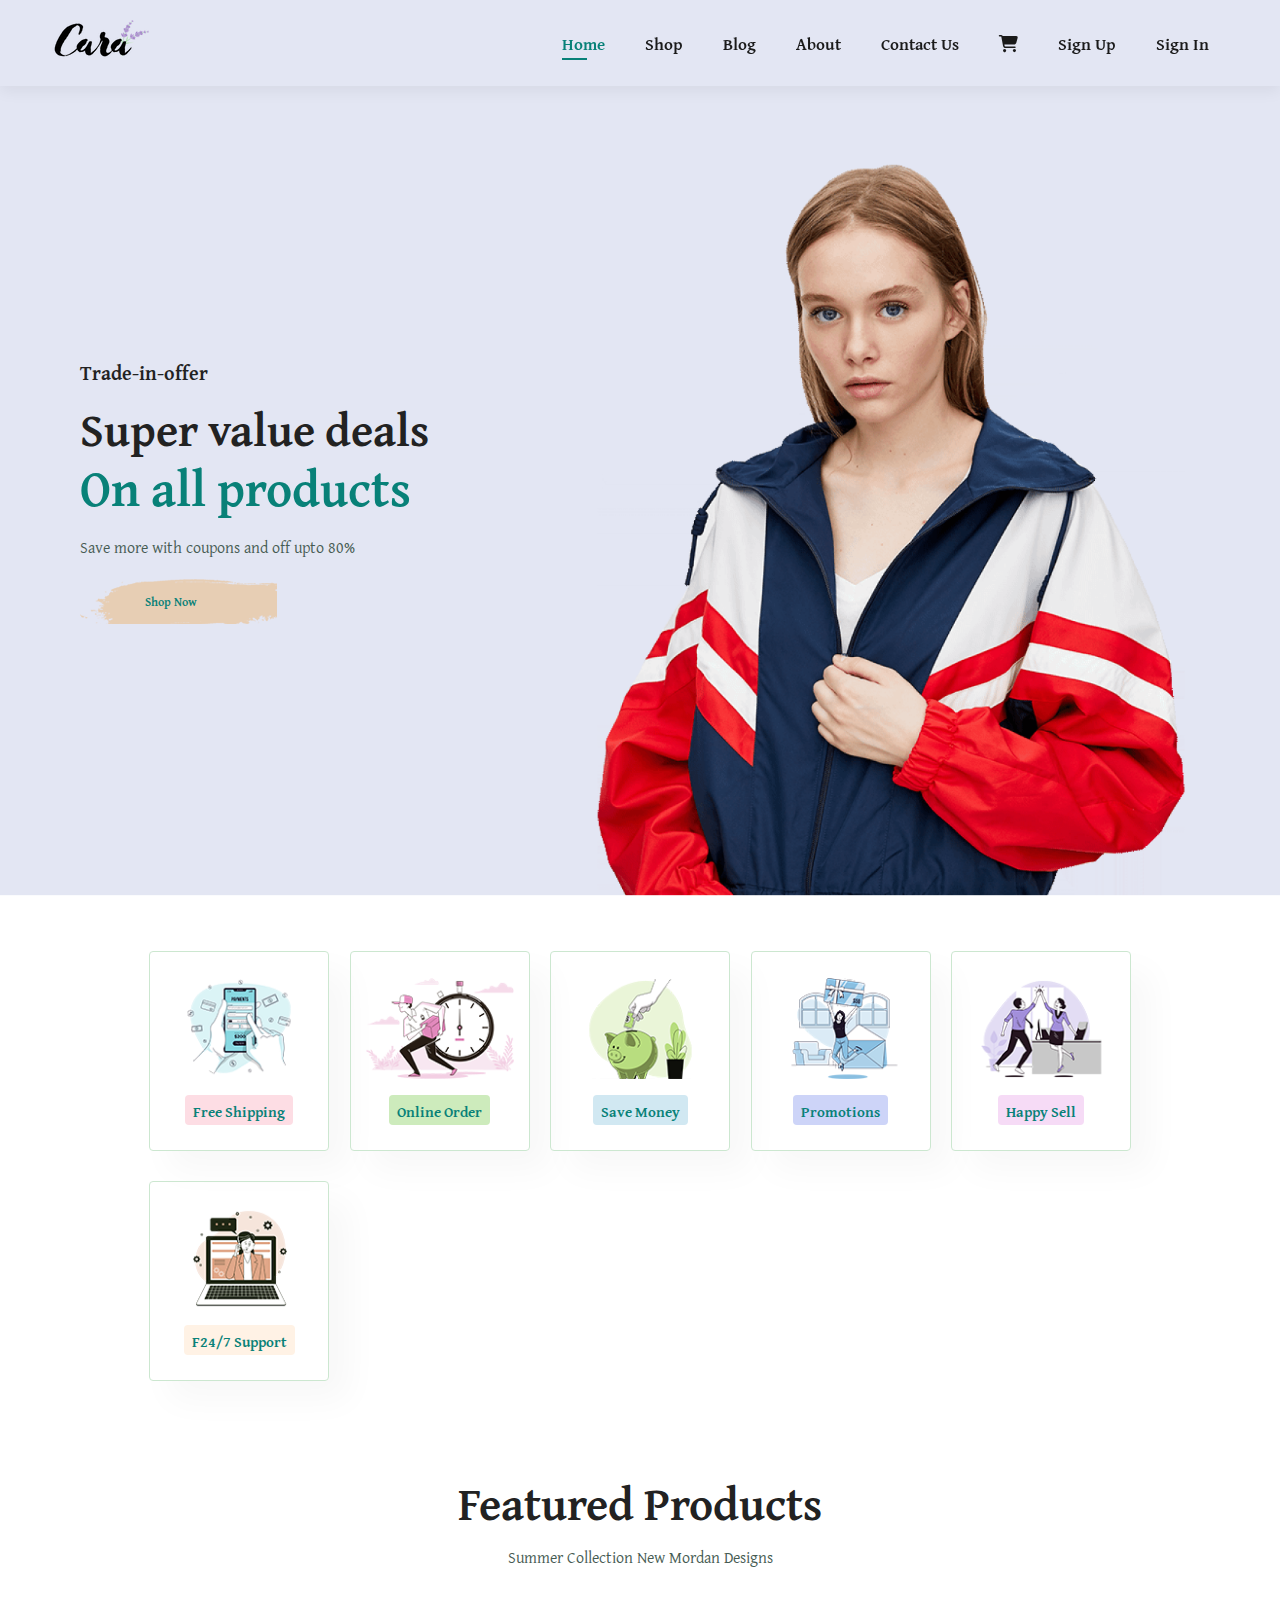
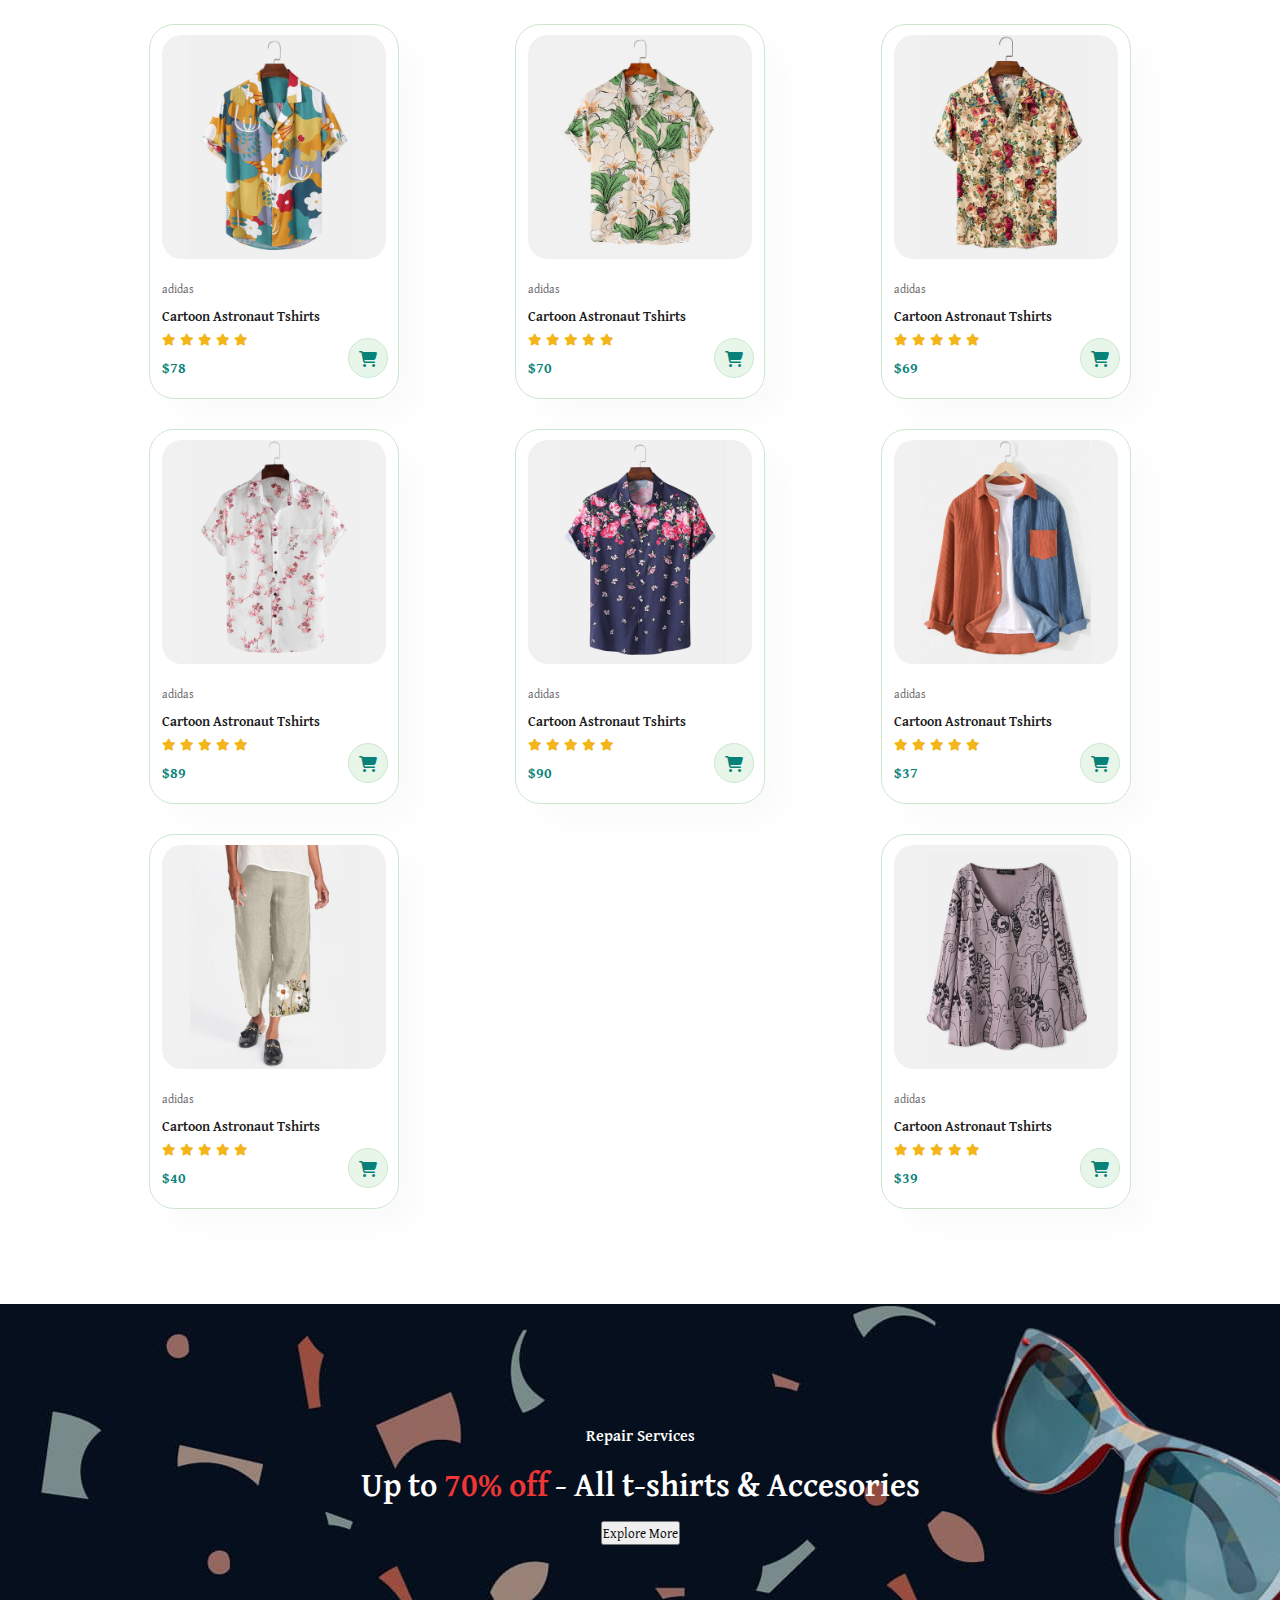
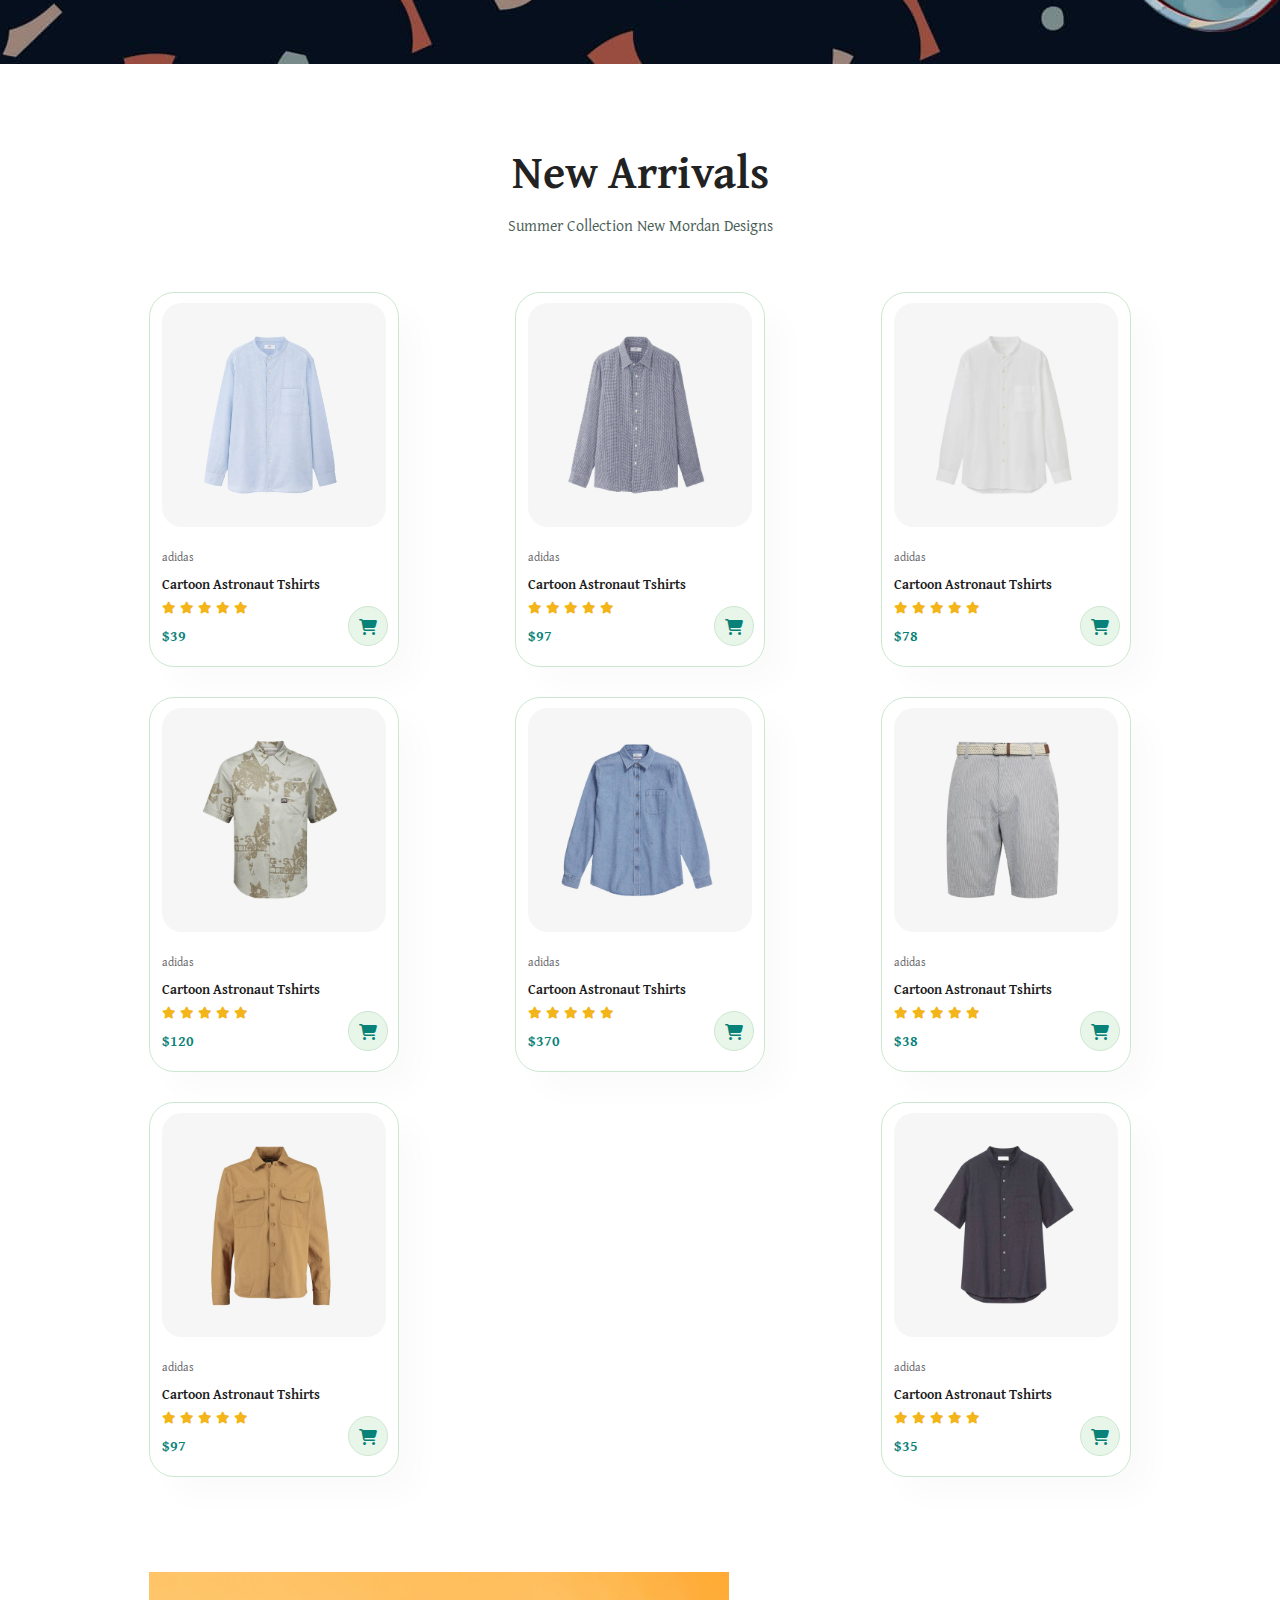
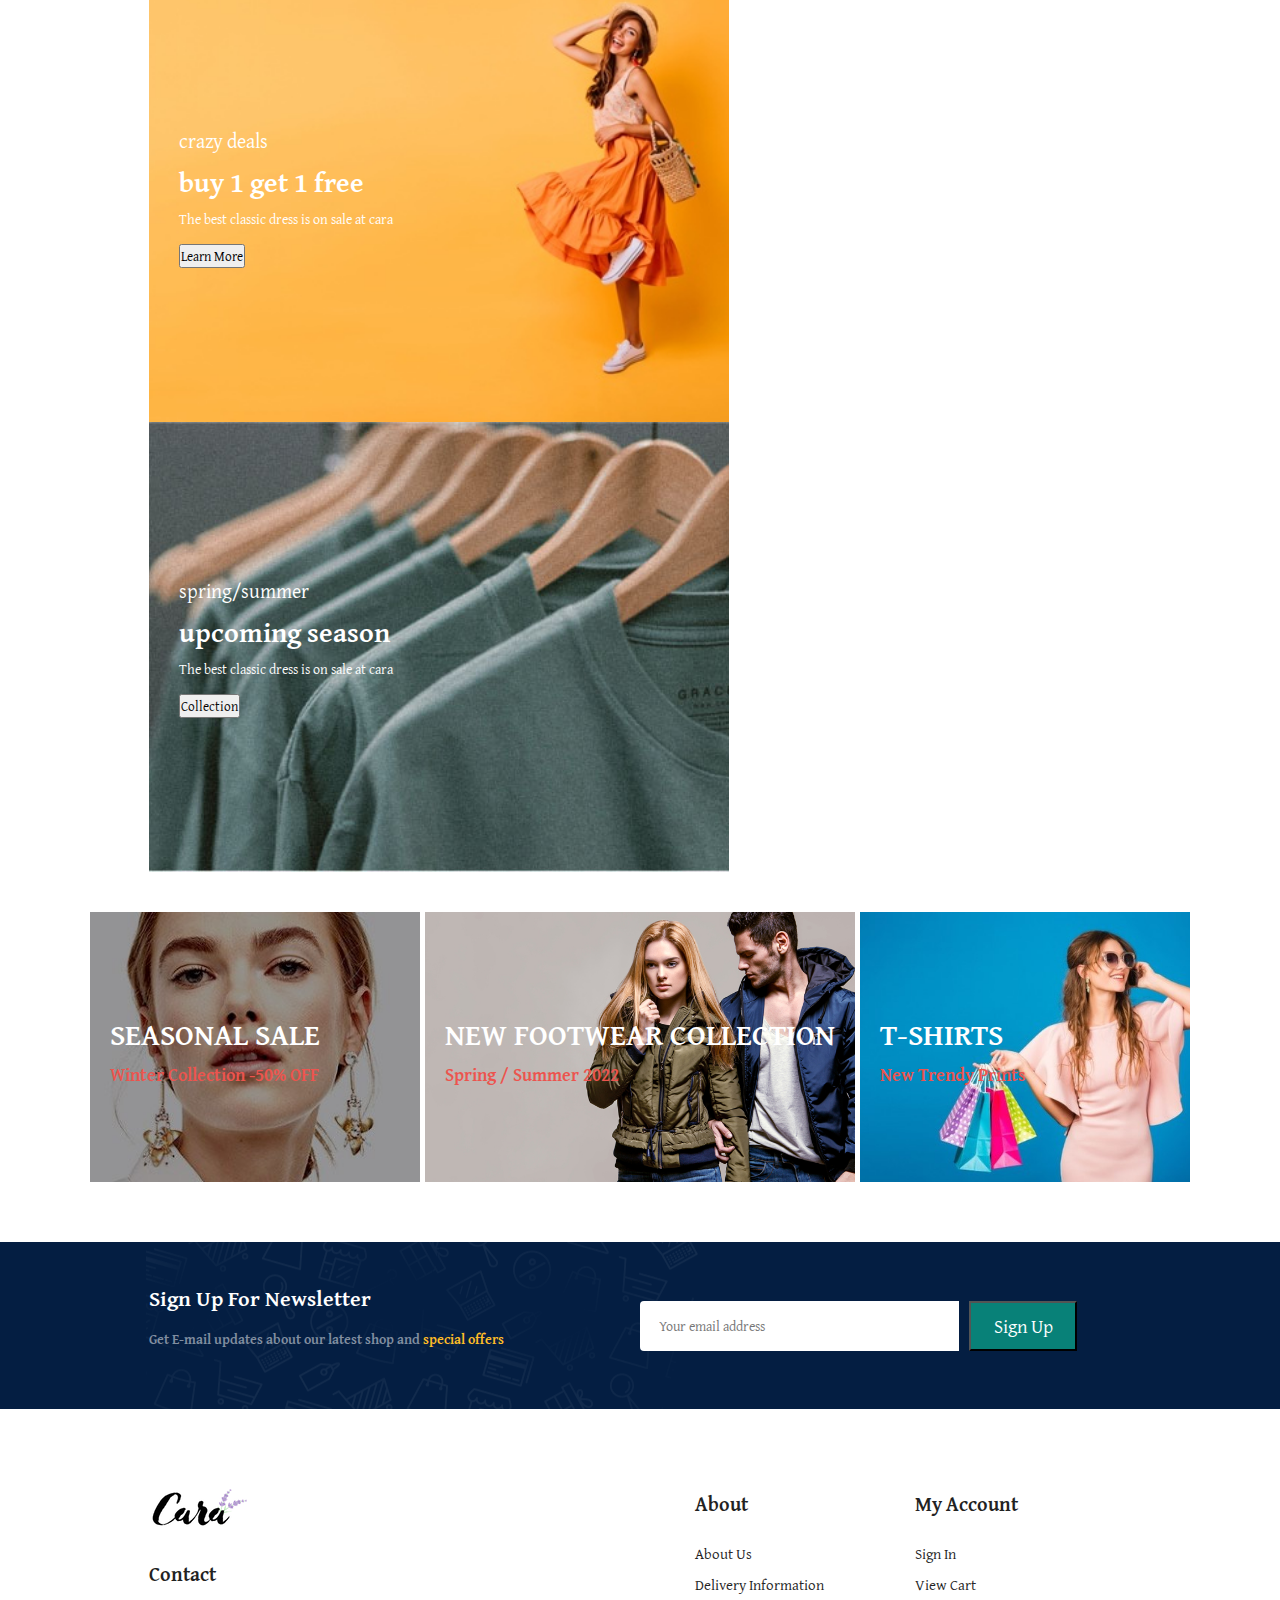
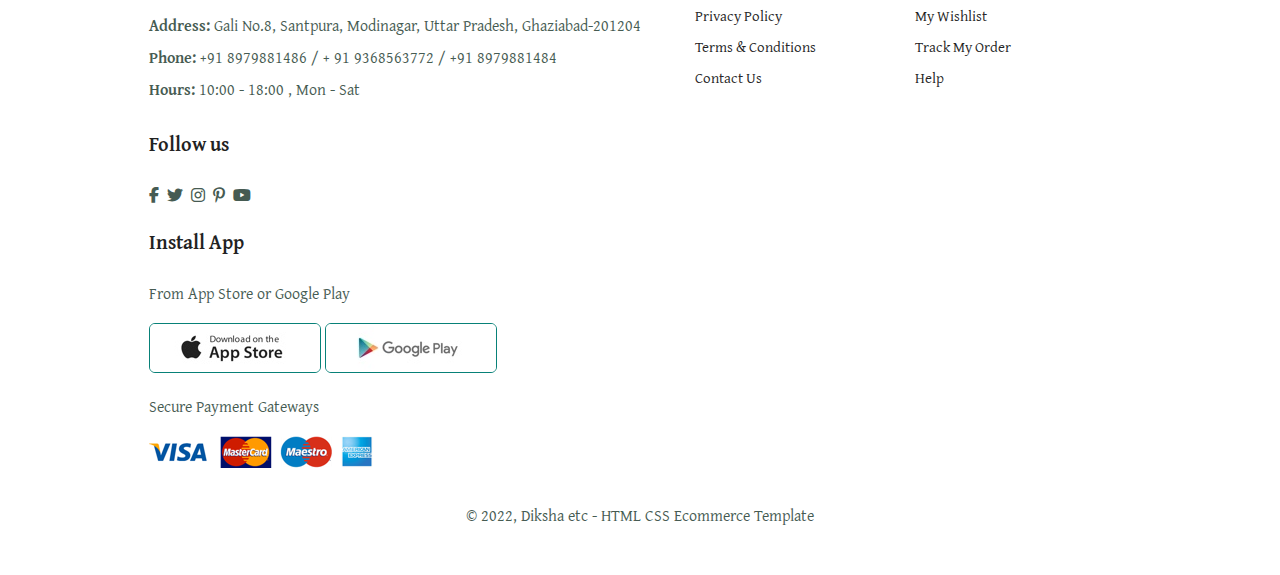
<file: index.html>
<!DOCTYPE html>
<html lang="en">

<head>
    <meta charset="UTF-8">
    <meta http-equiv="X-UA-Compatible" content="IE=edge">
    <meta name="viewport" content="width=device-width, initial-scale=1.0">
    <title>Shopping Mart</title>
    <link rel="icon" href="https://cdn.logojoy.com/wp-content/uploads/2018/05/30143409/5_big.png" type="image/x-icon">
    <link rel="stylesheet" href="https://cdnjs.cloudflare.com/ajax/libs/font-awesome/6.1.1/css/all.min.css">
    <link rel="stylesheet" href="style.css">
</head>

<body>

    <section id="header">
        <a href="#"> <img src="img/logo.png" alt="" class="logo"></a>
        <div>
            <ul id="navbar">
                <li> <a class="active" href="index.html">Home</a> </li>

                <li> <a href="shop.html">Shop</a> </li>

                <li> <a href="blog.html">Blog</a> </li>

                <li> <a href="About.html">About</a> </li>


                <li> <a href="contact.html">Contact Us </a> </li>

                <li id="lg-bag"><a href="cart.html"><i class="fa-solid fa-cart-shopping"></i> </a></li>

                <li><a href="Register.html">Sign Up</a></li>
                <li><a href="login.html">Sign In</a></li>

                <a href="#" id="close"> <i class="fa-solid fa-xmark"></i></i>

                </a>
            </ul>
        </div>
        <div id="mobile">
            <a href="cart.html"><i class="fa-solid fa-cart-shopping"></i> </a>
            <i id="bar" class="fa-solid fa-bars"></i>
        </div>
    </section>


    <section id="hero">
        <h4>Trade-in-offer</h4>
        <h2>Super value deals</h2>
        <h1>On all products</h1>
        <p>Save more with coupons and off upto 80%</p>
        <button>Shop Now</button>
    </section>

    <section id="feature" class="section-p1">
        <div class="fe-box">
            <img src="img/features/f1.png" alt="">
            <h6>Free Shipping</h6>
        </div>

        <div class="fe-box">
            <img src="img/features/f2.png" alt="">
            <h6>Online Order</h6>
        </div>

        <div class="fe-box">
            <img src="img/features/f3.png" alt="">
            <h6>Save Money</h6>
        </div>

        <div class="fe-box">
            <img src="img/features/f4.png" alt="">
            <h6>Promotions</h6>
        </div>

        <div class="fe-box">
            <img src="img/features/f5.png" alt="">
            <h6>Happy Sell</h6>
        </div>

        <div class="fe-box">
            <img src="img/features/f6.png" alt="">
            <h6>F24/7 Support</h6>
        </div>







    </section>

    <section id="product1" class="section-p1 ">
        <h2>Featured Products</h2>
        <p>Summer Collection New Mordan Designs</p>

        <!-- Product 1 -->
        <div class="pro-container">
            <div class="pro">
                <img src="img/products/f1.jpg" alt="">
                <div class="des">
                    <span>adidas</span>
                    <h5>Cartoon Astronaut Tshirts</h5>
                    <div class="star">
                        <i class="fas fa-star"></i>
                        <i class="fas fa-star"></i>
                        <i class="fas fa-star"></i>
                        <i class="fas fa-star"></i>
                        <i class="fas fa-star"></i>
                    </div>
                    <h4>$78</h4>
                </div>
                <a href="#"><i class="fa -solid fa-cart-shopping cart"></i></a>
            </div>

            <!-- Product 2 -->
            <div class="pro">
                <img src="img/products/f2.jpg" alt="">
                <div class="des">
                    <span>adidas</span>
                    <h5>Cartoon Astronaut Tshirts</h5>
                    <div class="star">
                        <i class="fas fa-star"></i>
                        <i class="fas fa-star"></i>
                        <i class="fas fa-star"></i>
                        <i class="fas fa-star"></i>
                        <i class="fas fa-star"></i>
                    </div>
                    <h4>$70</h4>
                </div>
                <a href="#"><i class="fa -solid fa-cart-shopping cart"></i></a>
            </div>

            <!-- Product 3 -->
            <div class="pro">
                <img src="img/products/f3.jpg" alt="">
                <div class="des">
                    <span>adidas</span>
                    <h5>Cartoon Astronaut Tshirts</h5>
                    <div class="star">
                        <i class="fas fa-star"></i>
                        <i class="fas fa-star"></i>
                        <i class="fas fa-star"></i>
                        <i class="fas fa-star"></i>
                        <i class="fas fa-star"></i>
                    </div>
                    <h4>$69</h4>
                </div>
                <a href="#"><i class="fa -solid fa-cart-shopping cart"></i></a>
            </div>

            <!-- Product 4 -->
            <div class="pro">
                <img src="img/products/f4.jpg" alt="">
                <div class="des">
                    <span>adidas</span>
                    <h5>Cartoon Astronaut Tshirts</h5>
                    <div class="star">
                        <i class="fas fa-star"></i>
                        <i class="fas fa-star"></i>
                        <i class="fas fa-star"></i>
                        <i class="fas fa-star"></i>
                        <i class="fas fa-star"></i>
                    </div>
                    <h4>$89</h4>
                </div>
                <a href="#"><i class="fa -solid fa-cart-shopping cart"></i></a>
            </div>


            <!-- Product 5 -->
            <div class="pro">
                <img src="img/products/f5.jpg" alt="">
                <div class="des">
                    <span>adidas</span>
                    <h5>Cartoon Astronaut Tshirts</h5>
                    <div class="star">
                        <i class="fas fa-star"></i>
                        <i class="fas fa-star"></i>
                        <i class="fas fa-star"></i>
                        <i class="fas fa-star"></i>
                        <i class="fas fa-star"></i>
                    </div>
                    <h4>$90</h4>
                </div>
                <a href="#"><i class="fa -solid fa-cart-shopping cart"></i></a>
            </div>

            <!-- Product 6 -->
            <div class="pro">
                <img src="img/products/f6.jpg" alt="">
                <div class="des">
                    <span>adidas</span>
                    <h5>Cartoon Astronaut Tshirts</h5>
                    <div class="star">
                        <i class="fas fa-star"></i>
                        <i class="fas fa-star"></i>
                        <i class="fas fa-star"></i>
                        <i class="fas fa-star"></i>
                        <i class="fas fa-star"></i>
                    </div>
                    <h4>$37</h4>
                </div>
                <a href="#"><i class="fa -solid fa-cart-shopping cart"></i></a>
            </div>

            <!-- Product 7 -->
            <div class="pro">
                <img src="img/products/f7.jpg" alt="">
                <div class="des">
                    <span>adidas</span>
                    <h5>Cartoon Astronaut Tshirts</h5>
                    <div class="star">
                        <i class="fas fa-star"></i>
                        <i class="fas fa-star"></i>
                        <i class="fas fa-star"></i>
                        <i class="fas fa-star"></i>
                        <i class="fas fa-star"></i>
                    </div>
                    <h4>$40</h4>
                </div>
                <a href="#"><i class="fa -solid fa-cart-shopping cart"></i></a>
            </div>

            <!-- Product 8 -->
            <div class="pro">
                <img src="img/products/f8.jpg" alt="">
                <div class="des">
                    <span>adidas</span>
                    <h5>Cartoon Astronaut Tshirts</h5>
                    <div class="star">
                        <i class="fas fa-star"></i>
                        <i class="fas fa-star"></i>
                        <i class="fas fa-star"></i>
                        <i class="fas fa-star"></i>
                        <i class="fas fa-star"></i>
                    </div>
                    <h4>$39</h4>
                </div>
                <a href="#"><i class="fa -solid fa-cart-shopping cart"></i></a>
            </div>
        </div>
    </section>

    <section id="banner" class="section-m1">
        <h4>Repair Services</h4>
        <h2>Up to <span>70% off</span> - All t-shirts & Accesories</h2>
        <button class="normal">Explore More</button>
    </section>

    <section id="product1" class="section-p1 ">
        <h2>New Arrivals</h2>
        <p>Summer Collection New Mordan Designs</p>

        <!--   New Product 1 -->
        <div class="pro-container">
            <div class="pro">
                <img src="img/products/n1.jpg" alt="">
                <div class="des">
                    <span>adidas</span>
                    <h5>Cartoon Astronaut Tshirts</h5>
                    <div class="star">
                        <i class="fas fa-star"></i>
                        <i class="fas fa-star"></i>
                        <i class="fas fa-star"></i>
                        <i class="fas fa-star"></i>
                        <i class="fas fa-star"></i>
                    </div>
                    <h4>$39</h4>
                </div>
                <a href="#"><i class="fa -solid fa-cart-shopping cart"></i></a>
            </div>

            <!--  New Product 2 -->
            <div class="pro">
                <img src="img/products/n2.jpg" alt="">
                <div class="des">
                    <span>adidas</span>
                    <h5>Cartoon Astronaut Tshirts</h5>
                    <div class="star">
                        <i class="fas fa-star"></i>
                        <i class="fas fa-star"></i>
                        <i class="fas fa-star"></i>
                        <i class="fas fa-star"></i>
                        <i class="fas fa-star"></i>
                    </div>
                    <h4>$97</h4>
                </div>
                <a href="#"><i class="fa -solid fa-cart-shopping cart"></i></a>
            </div>

            <!--  New Product 3 -->
            <div class="pro">
                <img src="img/products/n3.jpg" alt="">
                <div class="des">
                    <span>adidas</span>
                    <h5>Cartoon Astronaut Tshirts</h5>
                    <div class="star">
                        <i class="fas fa-star"></i>
                        <i class="fas fa-star"></i>
                        <i class="fas fa-star"></i>
                        <i class="fas fa-star"></i>
                        <i class="fas fa-star"></i>
                    </div>
                    <h4>$78</h4>
                </div>
                <a href="#"><i class="fa -solid fa-cart-shopping cart"></i></a>
            </div>

            <!-- New Product 4 -->
            <div class="pro">
                <img src="img/products/n4.jpg" alt="">
                <div class="des">
                    <span>adidas</span>
                    <h5>Cartoon Astronaut Tshirts</h5>
                    <div class="star">
                        <i class="fas fa-star"></i>
                        <i class="fas fa-star"></i>
                        <i class="fas fa-star"></i>
                        <i class="fas fa-star"></i>
                        <i class="fas fa-star"></i>
                    </div>
                    <h4>$120</h4>
                </div>
                <a href="#"><i class="fa -solid fa-cart-shopping cart"></i></a>
            </div>


            <!--  New Product 5 -->
            <div class="pro">
                <img src="img/products/n5.jpg" alt="">
                <div class="des">
                    <span>adidas</span>
                    <h5>Cartoon Astronaut Tshirts</h5>
                    <div class="star">
                        <i class="fas fa-star"></i>
                        <i class="fas fa-star"></i>
                        <i class="fas fa-star"></i>
                        <i class="fas fa-star"></i>
                        <i class="fas fa-star"></i>
                    </div>
                    <h4>$370</h4>
                </div>
                <a href="#"><i class="fa -solid fa-cart-shopping cart"></i></a>
            </div>

            <!--  New Product 6 -->
            <div class="pro">
                <img src="img/products/n6.jpg" alt="">
                <div class="des">
                    <span>adidas</span>
                    <h5>Cartoon Astronaut Tshirts</h5>
                    <div class="star">
                        <i class="fas fa-star"></i>
                        <i class="fas fa-star"></i>
                        <i class="fas fa-star"></i>
                        <i class="fas fa-star"></i>
                        <i class="fas fa-star"></i>
                    </div>
                    <h4>$38</h4>
                </div>
                <a href="#"><i class="fa -solid fa-cart-shopping cart"></i></a>
            </div>

            <!-- New Product 7 -->
            <div class="pro">
                <img src="img/products/n7.jpg" alt="">
                <div class="des">
                    <span>adidas</span>
                    <h5>Cartoon Astronaut Tshirts</h5>
                    <div class="star">
                        <i class="fas fa-star"></i>
                        <i class="fas fa-star"></i>
                        <i class="fas fa-star"></i>
                        <i class="fas fa-star"></i>
                        <i class="fas fa-star"></i>
                    </div>
                    <h4>$97</h4>
                </div>
                <a href="#"><i class="fa -solid fa-cart-shopping cart"></i></a>
            </div>

            <!--  New Product 8 -->
            <div class="pro">
                <img src="img/products/n8.jpg" alt="">
                <div class="des">
                    <span>adidas</span>
                    <h5>Cartoon Astronaut Tshirts</h5>
                    <div class="star">
                        <i class="fas fa-star"></i>
                        <i class="fas fa-star"></i>
                        <i class="fas fa-star"></i>
                        <i class="fas fa-star"></i>
                        <i class="fas fa-star"></i>
                    </div>
                    <h4>$35</h4>
                </div>
                <a href="#"><i class="fa -solid fa-cart-shopping cart"></i></a>
            </div>
        </div>
    </section>

    <section id="sm-banner" class="section-p1 ">
        <!-- banner 1 -->
        <div class="banner-box">
            <h4>crazy deals</h4>
            <h2>buy 1 get 1 free</h2>
            <span>The best classic dress is on sale at cara</span>
            <button class="white">Learn More</button>
        </div>

        <!-- banner2 -->
        <div class="banner-box banner-box2">
            <h4>spring/summer</h4>
            <h2>upcoming season</h2>
            <span>The best classic dress is on sale at cara</span>
            <button class="white">Collection </button>
        </div>
    </section>

    <section id="banner3">
        <div class="banner-box">
            <h2>SEASONAL SALE</h2>
            <h3>Winter Collection -50% OFF</h3>
        </div>

        <div class="banner-box banner-box2">
            <h2>NEW FOOTWEAR COLLECTION</h2>
            <h3>Spring / Summer 2022</h3>
        </div>

        <div class="banner-box banner-box3">
            <h2>T-SHIRTS</h2>
            <h3>New Trendy Prints</h3>
        </div>

    </section>

    <section id="newsletter" class="section-p1 section-m1">
        <div class="newstext">
            <h4>Sign Up For Newsletter </h4>
            <p>Get E-mail updates about our latest shop and <span>special offers</span> </p>
        </div>
        <div class="form">
            <input type="text" placeholder="Your email address">
            <button class="normal">Sign Up</button>
        </div>
    </section>

    <footer class="section-p1">
        <div class="col">
            <img class="logo" src="img/logo.png" alt="">
            <h4>Contact</h4>
            <p><strong>Address:</strong> Gali No.8, Santpura, Modinagar, Uttar Pradesh, Ghaziabad-201204</p>
            <p><strong>Phone:</strong> +91 8979881486 / + 91 9368563772 / +91 8979881484</p>
            <p><strong>Hours:</strong> 10:00 - 18:00 , Mon - Sat </p>
            <div class="follow">
                <h4>Follow us</h4>
                <div class="icon">
                    <i class=" fa-brands fa-facebook-f "></i>
                    <i class="fa-brands fa-twitter"></i>
                    <i class="fa-brands fa-instagram"></i>
                    <i class="fa-brands fa-pinterest-p"></i>
                    <i class="fa-brands fa-youtube"></i>
                </div>
            </div>
        </div>

        <div class="col">
            <h4>About</h4>
            <a href="About.html">About Us</a>
            <a href="#">Delivery Information</a>
            <a href="policy.html">Privacy Policy</a>
            <a href="terms.html">Terms & Conditions</a>
            <a href="contact.html">Contact Us</a>
        </div>

        <div class="col">
            <h4>My Account</h4>
            <a href="login.html">Sign In</a>
            <a href="cart.html">View Cart</a>
            <a href="#">My Wishlist</a>
            <a href="#">Track My Order</a>
            <a href="#">Help</a>
        </div>

        <div class="col install">
            <h4>Install App</h4>
            <p>From App Store or Google Play </p>
            <div class="row">
                <img src="img/pay/app.jpg" alt="">
                <img src="img/pay/play.jpg" alt="">
            </div>
            <p>Secure Payment Gateways</p>
            <img src="img/pay/pay.png" alt="">
        </div>
        <div class="copyright">
            <p>&copy; 2022, Diksha etc - HTML CSS Ecommerce Template</p>
        </div>

    </footer>




    <script src=" script.js "></script>
</body>

</html>
</file>
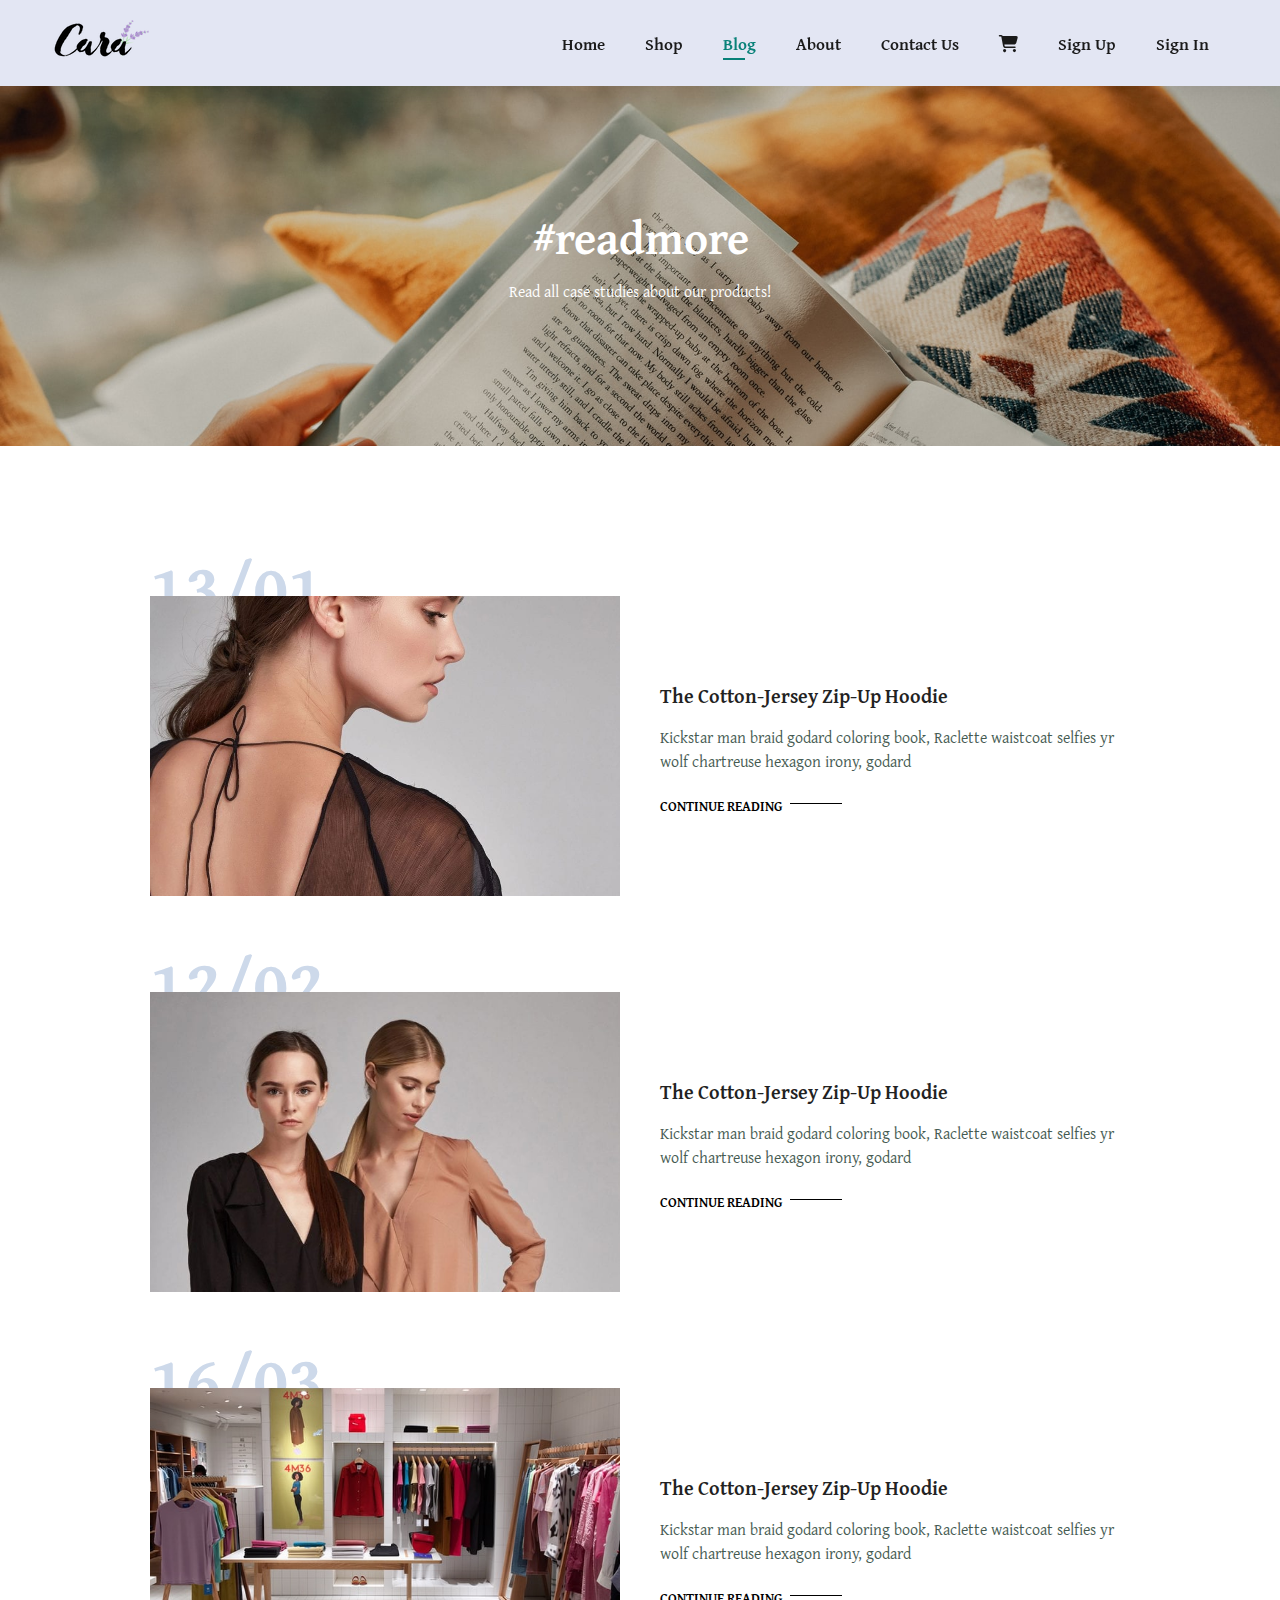
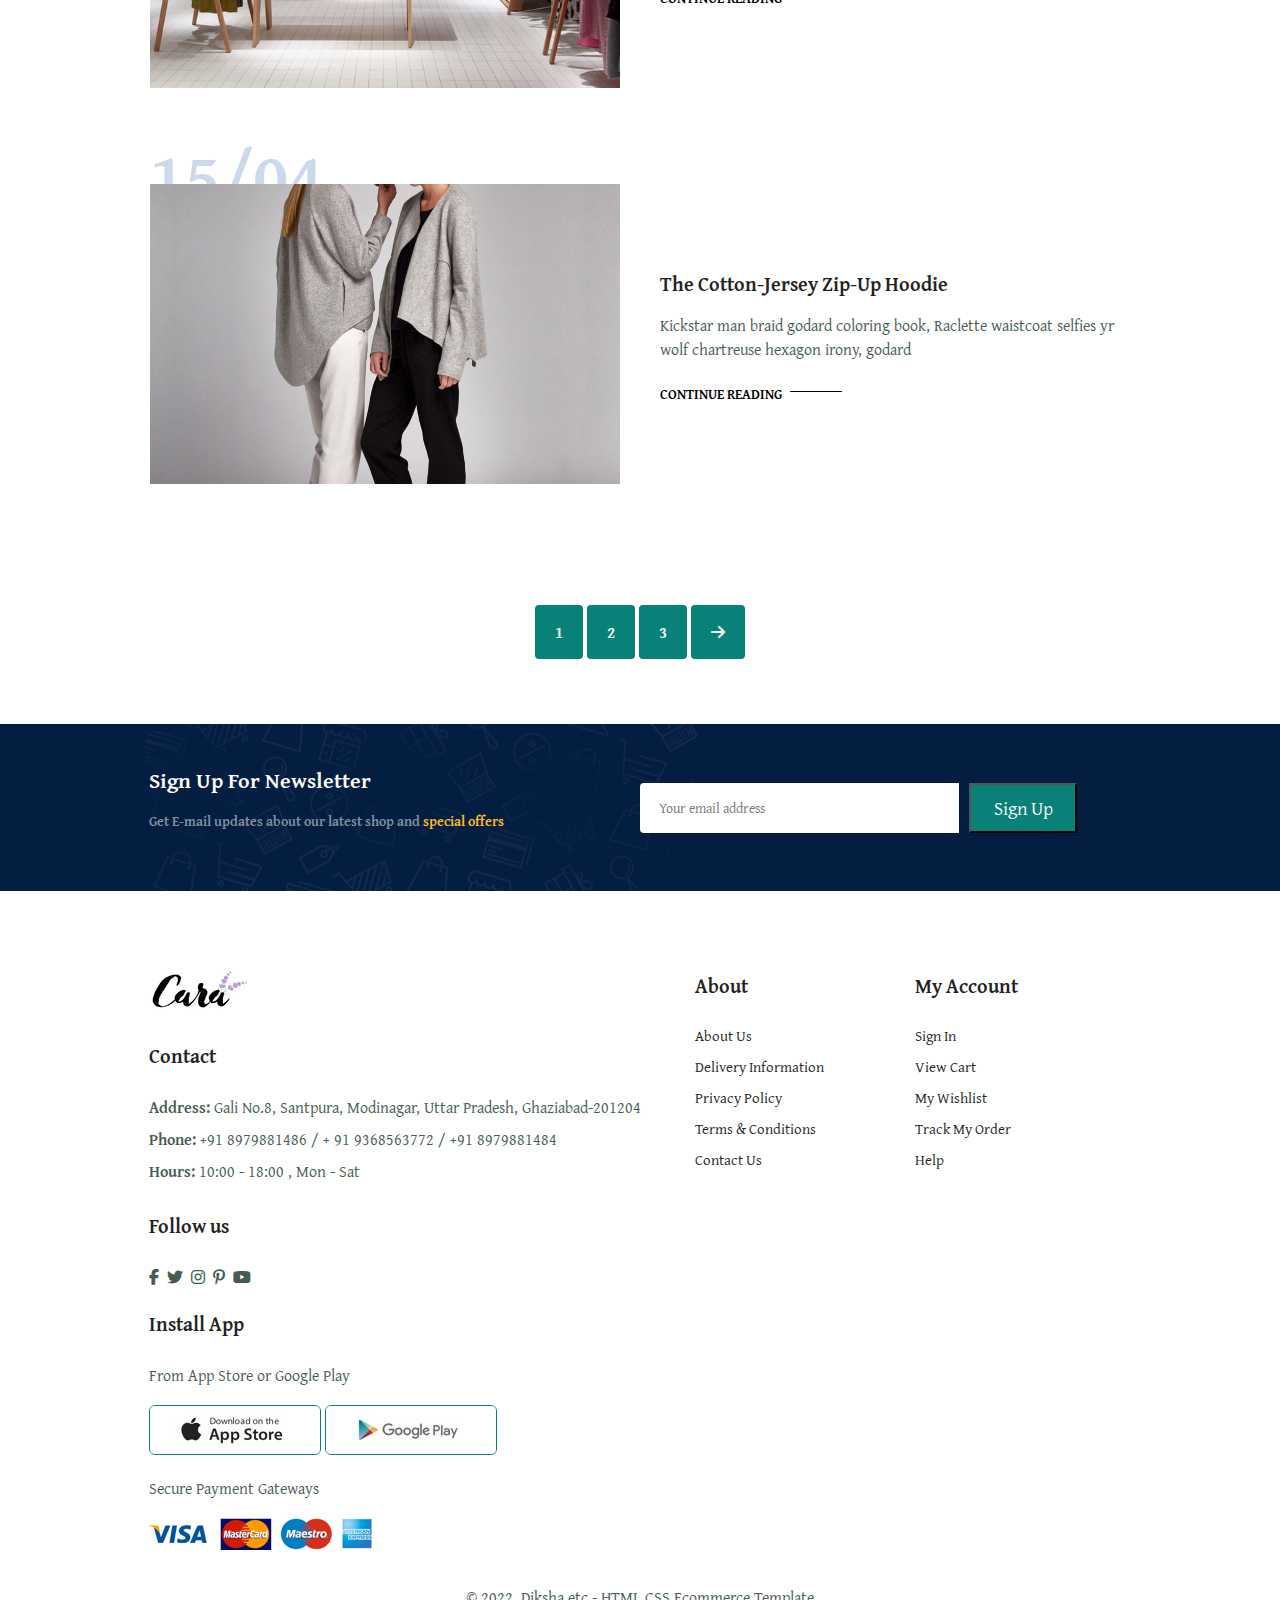
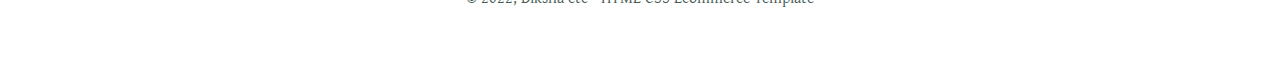
<file: blog.html>
<!DOCTYPE html>
<html lang="en">

<head>
    <meta charset="UTF-8">
    <meta http-equiv="X-UA-Compatible" content="IE=edge">
    <meta name="viewport" content="width=device-width, initial-scale=1.0">
    <title>Blog</title>
    <link rel="icon" href="https://cdn.logojoy.com/wp-content/uploads/2018/05/30143409/5_big.png" type="image/x-icon">
    <link rel="stylesheet" href="https://cdnjs.cloudflare.com/ajax/libs/font-awesome/6.1.1/css/all.min.css">
    <link rel="stylesheet" href="style.css">
</head>

<body>

    <section id="header">
        <a href="#"> <img src="img/logo.png" alt="" class="logo"></a>
        <div>
            <ul id="navbar">
                <li> <a href="index.html">Home</a> </li>

                <li> <a href="shop.html">Shop</a> </li>

                <li> <a class="active" href="blog.html">Blog</a> </li>

                <li> <a href="About.html">About</a> </li>

                <li> <a href="contact.html">Contact Us</a> </li>

                <li id="lg-bag"><a href="cart.html"><i class="fa-solid fa-cart-shopping"></i> </a></li>

                <li><a href="Register.html">Sign Up</a></li>
                <li><a href="login.html">Sign In</a></li>

                <a href="#" id="close"> <i class="fa-solid fa-xmark"></i></i>
                </a>
            </ul>
        </div>
        <div id="mobile">
            <a href="cart.html"><i class="fa-solid fa-cart-shopping"></i> </a>
            <i id="bar" class="fa-solid fa-bars"></i>
        </div>
    </section>


    <section id="page-header" class="blog-header">
        <h2>#readmore</h2>
        <p>Read all case studies about our products!</p>
    </section>

    <section id="blog">
        <!-- b1 -->
        <div class="blog-box">
            <div class="blog-img">
                <img src="img/blog/b1.jpg" alt="">
            </div>

            <div class="blog-details">
                <h4>The Cotton-Jersey Zip-Up Hoodie</h4>
                <p>Kickstar man braid godard coloring book, Raclette waistcoat selfies yr wolf chartreuse hexagon irony, godard </p>
                <a href="#">CONTINUE READING</a>
            </div>
            <h1>13/01</h1>
        </div>

        <!-- b2 -->
        <div class="blog-box">
            <div class="blog-img">
                <img src="img/blog/b2.jpg" alt="">
            </div>

            <div class="blog-details">
                <h4>The Cotton-Jersey Zip-Up Hoodie</h4>
                <p>Kickstar man braid godard coloring book, Raclette waistcoat selfies yr wolf chartreuse hexagon irony, godard </p>
                <a href="#">CONTINUE READING</a>
            </div>
            <h1>12/02</h1>
        </div>

        <!-- b3 -->
        <div class="blog-box">
            <div class="blog-img">
                <img src="img/blog/b3.jpg" alt="">
            </div>

            <div class="blog-details">
                <h4>The Cotton-Jersey Zip-Up Hoodie</h4>
                <p>Kickstar man braid godard coloring book, Raclette waistcoat selfies yr wolf chartreuse hexagon irony, godard </p>
                <a href="#">CONTINUE READING</a>
            </div>
            <h1>16/03</h1>
        </div>

        <!-- b4 -->
        <div class="blog-box">
            <div class="blog-img">
                <img src="img/blog/b4.jpg" alt="">
            </div>

            <div class="blog-details">
                <h4>The Cotton-Jersey Zip-Up Hoodie</h4>
                <p>Kickstar man braid godard coloring book, Raclette waistcoat selfies yr wolf chartreuse hexagon irony, godard </p>
                <a href="#">CONTINUE READING</a>
            </div>
            <h1>15/04</h1>
        </div>







    </section>

    <section id="pagination" class="section-p1">
        <a href="#">1</a>
        <a href="#">2</a>
        <a href="#">3</a>

        <a href="#"><i class="fa-solid fa-arrow-right"></i></a>

    </section>

    <section id="newsletter" class="section-p1 section-m1">
        <div class="newstext">
            <h4>Sign Up For Newsletter </h4>
            <p>Get E-mail updates about our latest shop and <span>special offers</span> </p>
        </div>
        <div class="form">
            <input type="text" placeholder="Your email address">
            <button class="normal">Sign Up</button>
        </div>
    </section>

    <footer class="section-p1">
        <div class="col">
            <img class="logo" src="img/logo.png" alt="">
            <h4>Contact</h4>
            <p><strong>Address:</strong> Gali No.8, Santpura, Modinagar, Uttar Pradesh, Ghaziabad-201204</p>
            <p><strong>Phone:</strong> +91 8979881486 / + 91 9368563772 / +91 8979881484</p>
            <p><strong>Hours:</strong> 10:00 - 18:00 , Mon - Sat </p>
            <div class="follow">
                <h4>Follow us</h4>
                <div class="icon">
                    <i class=" fa-brands fa-facebook-f "></i>
                    <i class="fa-brands fa-twitter"></i>
                    <i class="fa-brands fa-instagram"></i>
                    <i class="fa-brands fa-pinterest-p"></i>
                    <i class="fa-brands fa-youtube"></i>
                </div>
            </div>
        </div>

        <div class="col">
            <h4>About</h4>
            <a href="About.html">About Us</a>
            <a href="#">Delivery Information</a>
            <a href="policy.html">Privacy Policy</a>
            <a href="terms.html">Terms & Conditions</a>
            <a href="contact.html">Contact Us</a>
        </div>

        <div class="col">
            <h4>My Account</h4>
            <a href="login.html">Sign In</a>
            <a href="cart.html">View Cart</a>
            <a href="#">My Wishlist</a>
            <a href="#">Track My Order</a>
            <a href="#">Help</a>
        </div>

        <div class="col install">
            <h4>Install App</h4>
            <p>From App Store or Google Play </p>
            <div class="row">
                <img src="img/pay/app.jpg" alt="">
                <img src="img/pay/play.jpg" alt="">
            </div>
            <p>Secure Payment Gateways</p>
            <img src="img/pay/pay.png" alt="">
        </div>
        <div class="copyright">
            <p>&copy; 2022, Diksha etc - HTML CSS Ecommerce Template</p>
        </div>

    </footer>




    <script src=" script.js "></script>
</body>

</html>
</file>
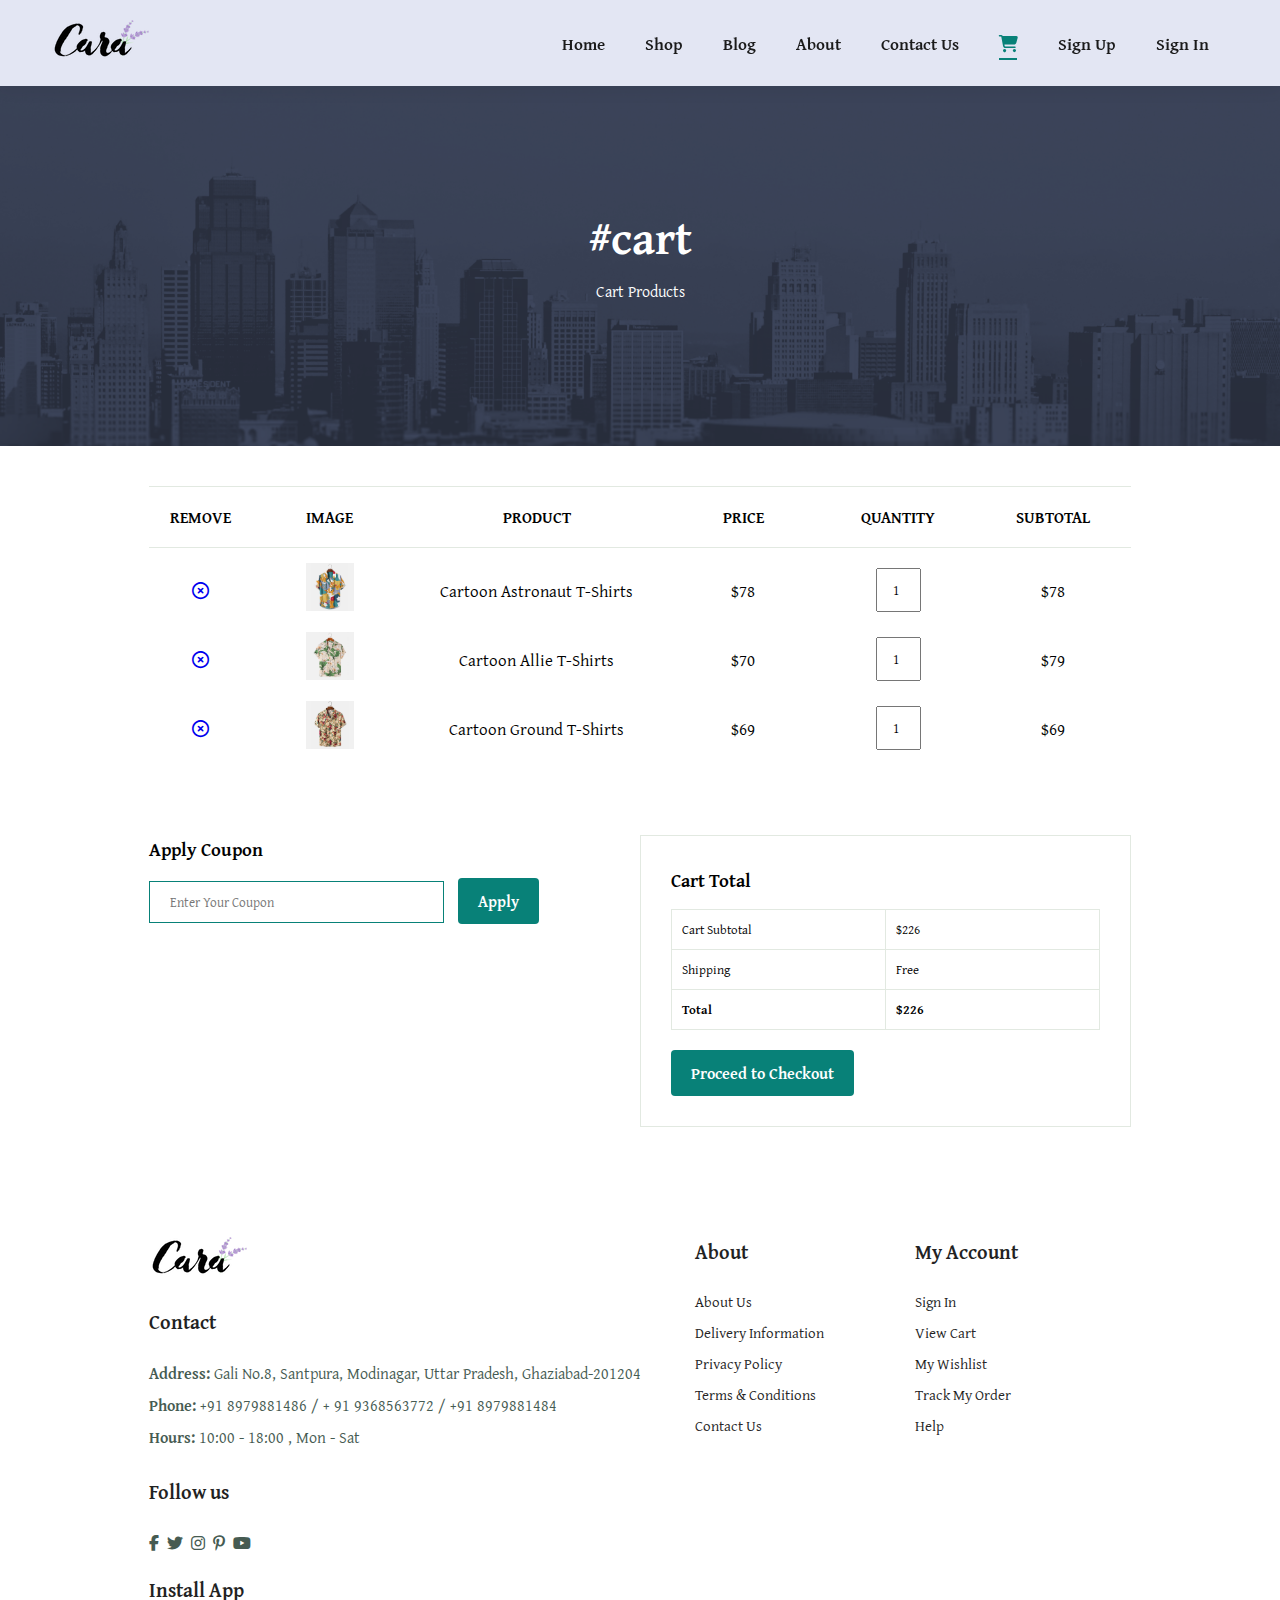
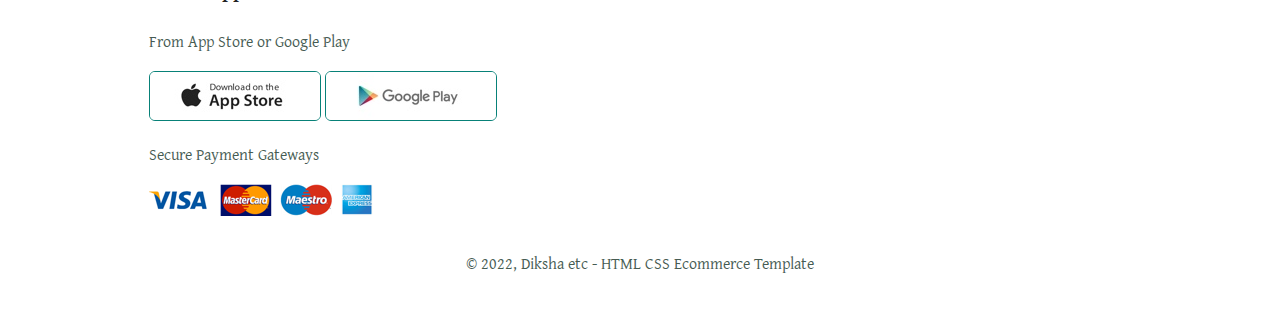
<file: Cart.html>
<!DOCTYPE html>
<html lang="en">

<head>
    <meta charset="UTF-8">
    <meta http-equiv="X-UA-Compatible" content="IE=edge">
    <meta name="viewport" content="width=device-width, initial-scale=1.0">
    <title>Cart</title>
    <link rel="icon" href="https://cdn.logojoy.com/wp-content/uploads/2018/05/30143409/5_big.png" type="image/x-icon">
    <link rel="stylesheet" href="https://cdnjs.cloudflare.com/ajax/libs/font-awesome/6.1.1/css/all.min.css">
    <link rel="stylesheet" href="style.css">
</head>

<body>

    <section id="header">
        <a href="#"> <img src="img/logo.png" alt="" class="logo"></a>
        <div>
            <ul id="navbar">
                <li> <a href="index.html">Home</a> </li>

                <li> <a href="shop.html">Shop</a> </li>

                <li> <a href="blog.html">Blog</a> </li>

                <li> <a href="About.html">About</a> </li>

                <li> <a href="contact.html">Contact Us</a> </li>

                <li id="lg-bag"><a class="active" href="cart.html"><i class="fa-solid fa-cart-shopping"></i> </a></li>

                <li><a href="Register.html">Sign Up</a></li>
                <li><a href="login.html">Sign In</a></li>

                <a href="#" id="close"> <i class="fa-solid fa-xmark"></i></i>
                </a>
            </ul>
        </div>
        <div id="mobile">
            <a href="cart.html"><i class="fa-solid fa-cart-shopping"></i> </a>
            <i id="bar" class="fa-solid fa-bars"></i>
        </div>
    </section>

    <section id="page-header" class="about-header">

        <h2>#cart</h2>
        <p>Cart Products</p>
    </section>

    <section id="cart" class="section-p1">
        <table width="100%">
            <thead>
                <tr>
                    <td>REMOVE</td>
                    <td>IMAGE</td>

                    <td>PRODUCT</td>
                    <td>PRICE</td>

                    <td>QUANTITY</td>
                    <td>SUBTOTAL</td>
                </tr>
            </thead>
            <tbody>
                <tr>
                    <td><a href="#"><i class="far fa-times-circle"></i></a></td>
                    <td><img src="img/products/f1.jpg" alt=""></td>
                    <td>Cartoon Astronaut T-Shirts</td>
                    <td>$78</td>
                    <td><input type="number" value="1"></td>
                    <td>$78</td>
                </tr>

                <tr>
                    <td><a href="#"><i class="far fa-times-circle"></i></a></td>
                    <td><img src="img/products/f2.jpg" alt=""></td>
                    <td>Cartoon Allie T-Shirts</td>
                    <td>$70</td>
                    <td><input type="number" value="1"></td>
                    <td>$79</td>
                </tr>

                <tr>
                    <td><a href="#"><i class="far fa-times-circle"></i></a></td>
                    <td><img src="img/products/f3.jpg" alt=""></td>
                    <td>Cartoon Ground T-Shirts</td>
                    <td>$69</td>
                    <td><input type="number" value="1"></td>
                    <td>$69</td>
                </tr>
            </tbody>
        </table>
    </section>

    <section id="cart-add" class="section-p1">
        <div id="coupon">
            <h3>Apply Coupon</h3>
            <div>
                <input type="text" placeholder="Enter Your Coupon">
                <button class="normal1">Apply</button>
            </div>
        </div>

        <div id="subtotal">
            <h3>Cart Total</h3>
            <table>
                <tr>
                    <td>Cart Subtotal</td>
                    <td>$226</td>
                </tr>

                <tr>
                    <td>Shipping</td>
                    <td>Free</td>
                </tr>

                <tr>
                    <td><strong>Total</strong></td>
                    <td><strong>$226</strong></td>
                </tr>
            </table>
            <button class="normal1">Proceed to Checkout</button>
        </div>
    </section>

    <footer class="section-p1">
        <div class="col">
            <img class="logo" src="img/logo.png" alt="">
            <h4>Contact</h4>
            <p><strong>Address:</strong> Gali No.8, Santpura, Modinagar, Uttar Pradesh, Ghaziabad-201204</p>
            <p><strong>Phone:</strong> +91 8979881486 / + 91 9368563772 / +91 8979881484</p>
            <p><strong>Hours:</strong> 10:00 - 18:00 , Mon - Sat </p>
            <div class="follow">
                <h4>Follow us</h4>
                <div class="icon">
                    <i class="fa-brands fa-facebook-f"></i>
                    <i class="fa-brands fa-twitter"></i>
                    <i class="fa-brands fa-instagram"></i>
                    <i class="fa-brands fa-pinterest-p"></i>
                    <i class="fa-brands fa-youtube"></i>
                </div>
            </div>
        </div>

        <div class="col">
            <h4>About</h4>
            <a href="About.html">About Us</a>
            <a href="#">Delivery Information</a>
            <a href="policy.html">Privacy Policy</a>
            <a href="terms.html">Terms & Conditions</a>
            <a href="contact.html">Contact Us</a>
        </div>

        <div class="col">
            <h4>My Account</h4>
            <a href="login.html">Sign In</a>
            <a href="cart.html">View Cart</a>
            <a href="#">My Wishlist</a>
            <a href="#">Track My Order</a>
            <a href="#">Help</a>
        </div>

        <div class="col install">
            <h4>Install App</h4>
            <p>From App Store or Google Play </p>
            <div class="row">
                <img src="img/pay/app.jpg" alt="">
                <img src="img/pay/play.jpg" alt="">
            </div>
            <p>Secure Payment Gateways</p>
            <img src="img/pay/pay.png" alt="">
        </div>
        <div class="copyright">
            <p>&copy; 2022, Diksha etc - HTML CSS Ecommerce Template</p>
        </div>

    </footer>

    <script src=" script.js "></script>
</body>

</html>
</file>
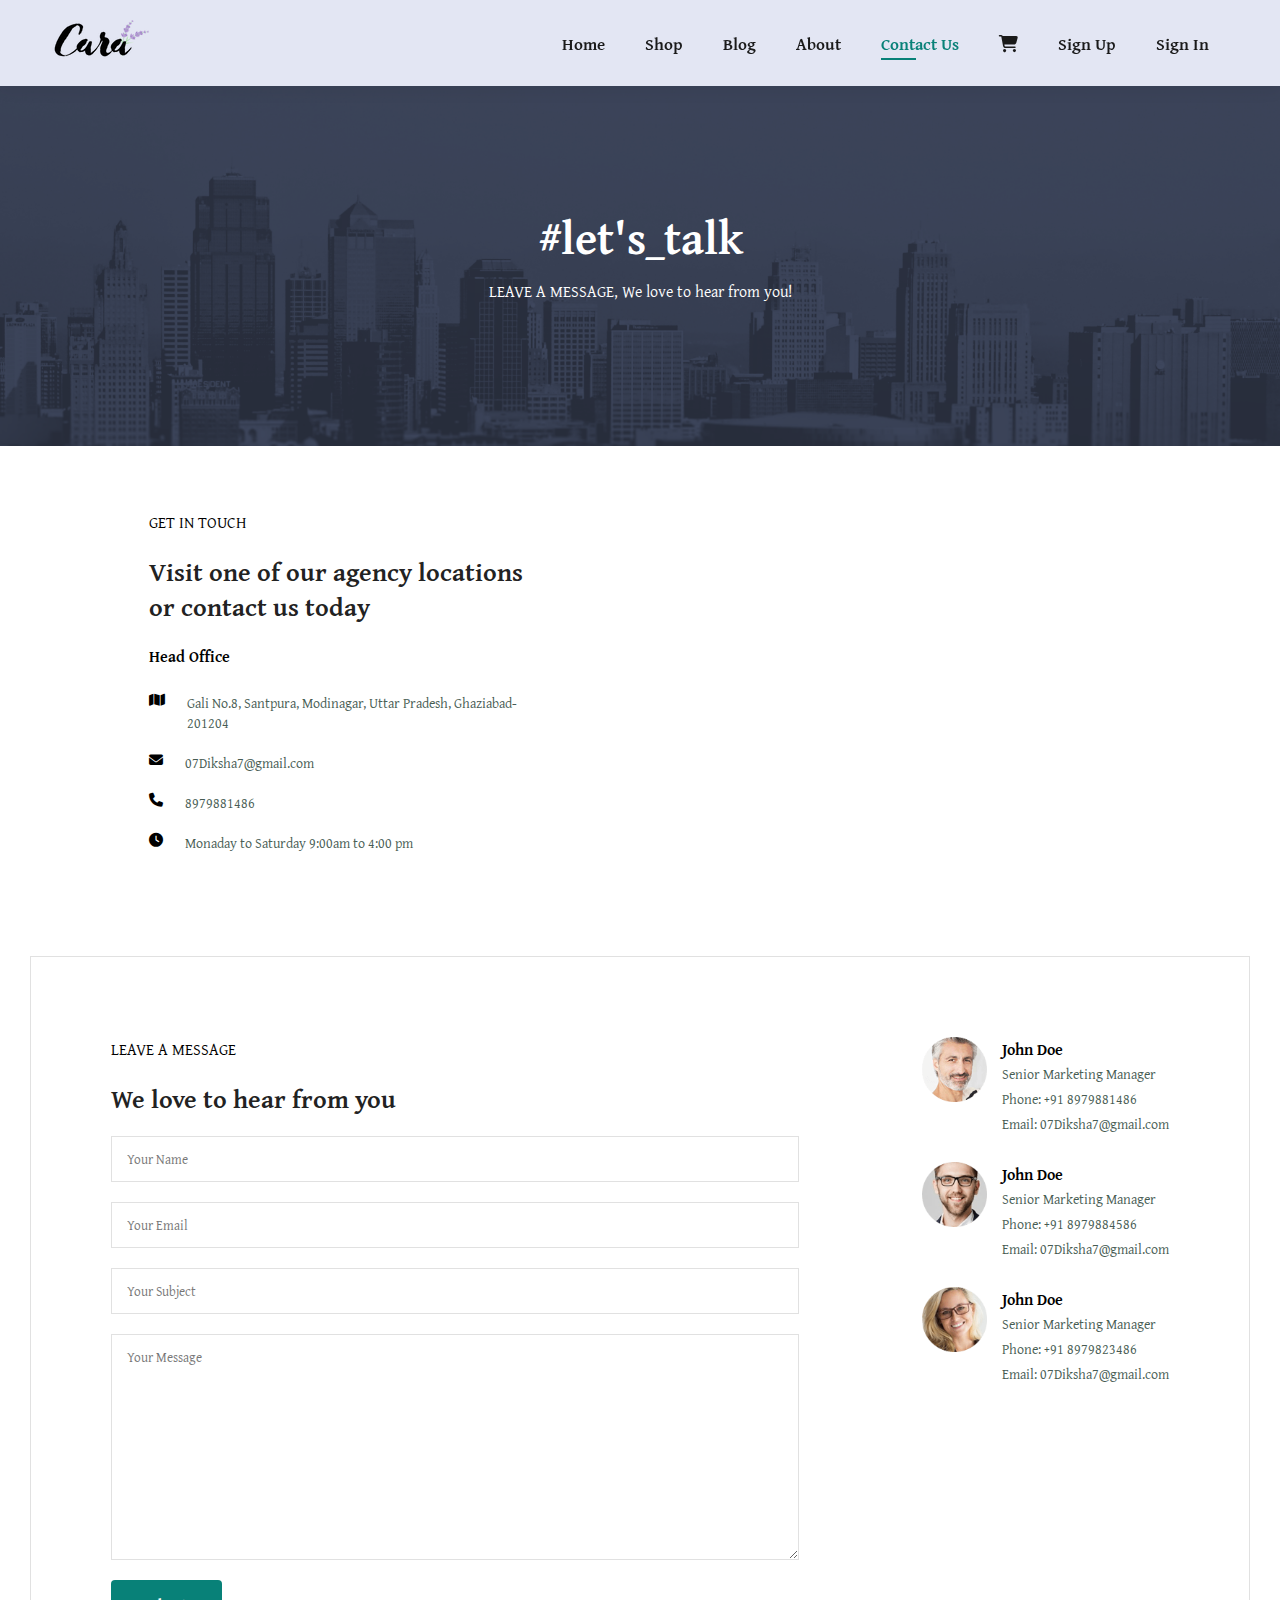
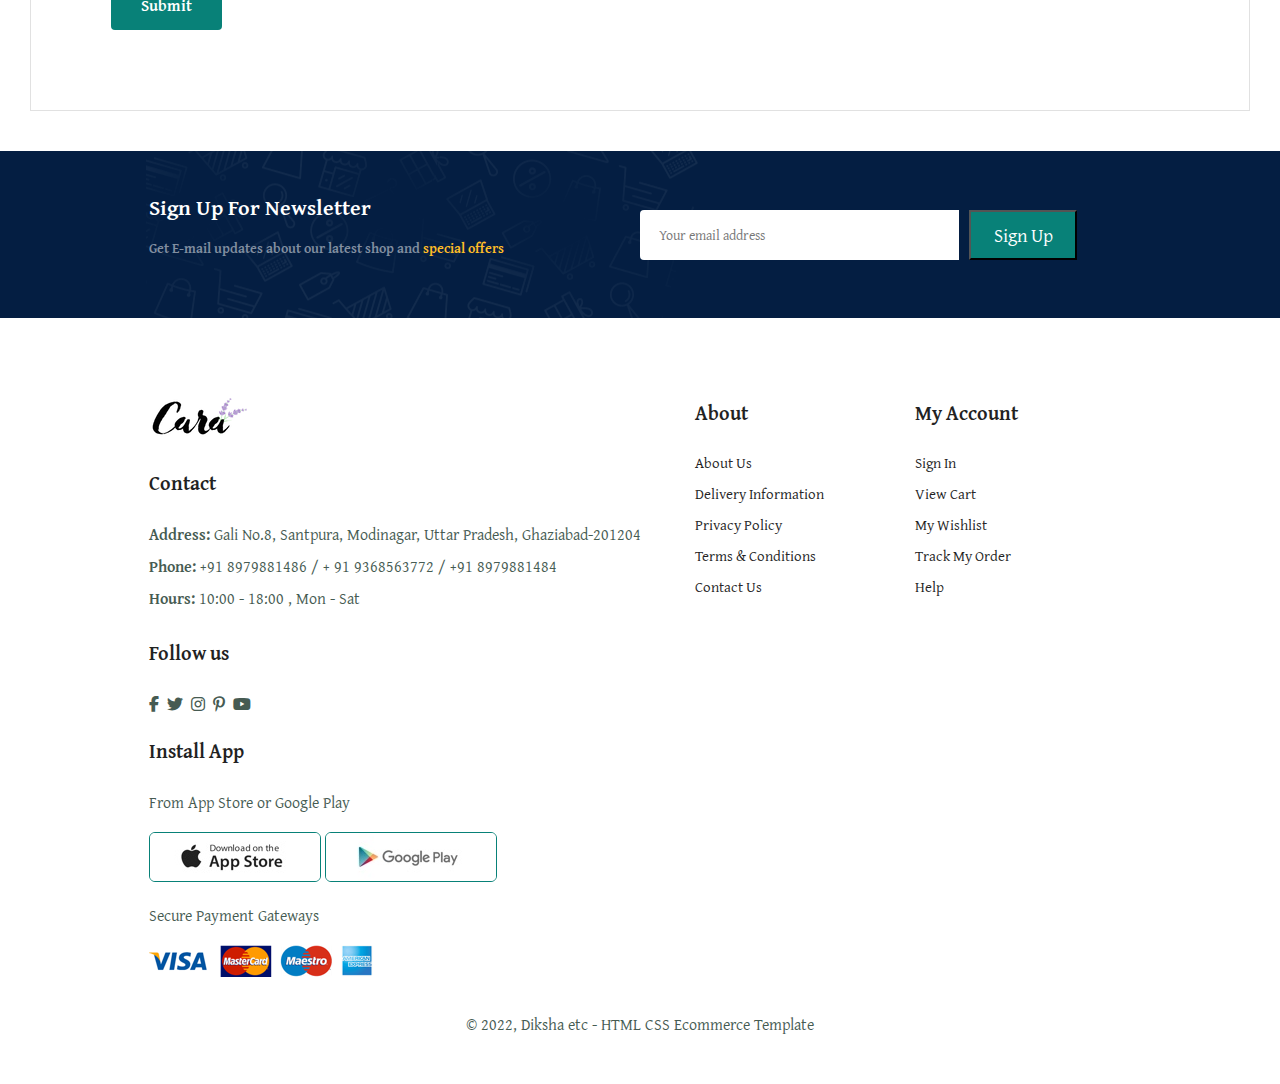
<file: Contact.html>
<!DOCTYPE html>
<html lang="en">

<head>
    <meta charset="UTF-8">
    <meta http-equiv="X-UA-Compatible" content="IE=edge">
    <meta name="viewport" content="width=device-width, initial-scale=1.0">
    <title>Contact Us</title>
    <link rel="icon" href="https://cdn.logojoy.com/wp-content/uploads/2018/05/30143409/5_big.png" type="image/x-icon">
    <link rel="stylesheet" href="https://cdnjs.cloudflare.com/ajax/libs/font-awesome/6.1.1/css/all.min.css">
    <link rel="stylesheet" href="style.css">
</head>

<body>

    <section id="header">
        <a href="#"> <img src="img/logo.png" alt="" class="logo"></a>
        <div>
            <ul id="navbar">
                <li> <a href="index.html">Home</a> </li>

                <li> <a href="shop.html">Shop</a> </li>

                <li> <a href="blog.html">Blog</a> </li>

                <li> <a href="About.html">About</a> </li>

                <li> <a class="active" href="contact.html">Contact Us </a> </li>

                <li id="lg-bag"><a href="cart.html"><i class="fa-solid fa-cart-shopping"></i> </a></li>


                <li><a href="Register.html">Sign Up</a></li>
                <li><a href="login.html">Sign In</a></li>

                <a href="#" id="close"> <i class="fa-solid fa-xmark"></i></i>
                </a>
            </ul>
        </div>
        <div id="mobile">
            <a href="cart.html"><i class="fa-solid fa-cart-shopping"></i> </a>
            <i id="bar" class="fa-solid fa-bars"></i>
        </div>
    </section>

    <section id="page-header" class="about-header">

        <h2>#let's_talk</h2>
        <p>LEAVE A MESSAGE, We love to hear from you!</p>
    </section>

    <section id="contact-details" class="section-p1">
        <div class="details">
            <span>GET IN TOUCH</span>
            <h2>Visit one of our agency locations or contact us today</h2>
            <h3>Head Office</h3>

            <div>
                <li>
                    <i class="fa-solid fa-map"></i>
                    <p> Gali No.8, Santpura, Modinagar, Uttar Pradesh, Ghaziabad-201204</p>
                </li>

                <li>
                    <i class="fa-solid fa-envelope"></i>
                    <p>07Diksha7@gmail.com</p>
                </li>

                <li>
                    <i class="fa-solid fa-phone"></i>
                    <p>8979881486</p>
                </li>

                <li>
                    <i class="fa-solid fa-clock"></i>
                    <p>Monaday to Saturday 9:00am to 4:00 pm</p>
                </li>


            </div>
        </div>
        <div class="map">
            <iframe src="https://www.google.com/maps/embed?pb=!1m18!1m12!1m3!1d3494.5615431256588!2d77.58450885041864!3d28.851911080782653!2m3!1f0!2f0!3f0!3m2!1i1024!2i768!4f13.1!3m3!1m2!1s0x390c6022eba5ff05%3A0x866ac64fc88a02d8!2sGali%20Number%208%2C%20Modinagar%2C%20Uttar%20Pradesh%20201201!5e0!3m2!1sen!2sin!4v1654791583296!5m2!1sen!2sin"
                width="600" height="450" style="border:0;" allowfullscreen="" loading="lazy" referrerpolicy="no-referrer-when-downgrade"></iframe>
        </div>
    </section>

    <section id="form-details">
        <form action="">
            <span>LEAVE A MESSAGE</span>
            <h2>We love to hear from you</h2>

            <input type="text" placeholder="Your Name">

            <input type="email" placeholder="Your Email">

            <input type="text" placeholder="Your Subject">

            <textarea name="" id="" cols="30" rows="10" placeholder="Your Message"></textarea>

            <button class="normal1">Submit</button>


        </form>


        <div class="people">
            <div>
                <img src="img/people/1.png" alt="">
                <p><span>John Doe</span> Senior Marketing Manager <br>Phone: +91 8979881486 <br> Email: 07Diksha7@gmail.com </p>
            </div>

            <div>
                <img src="img/people/2.png" alt="">
                <p><span>John Doe</span> Senior Marketing Manager <br>Phone: +91 8979884586 <br> Email: 07Diksha7@gmail.com </p>
            </div>

            <div>
                <img src="img/people/3.png" alt="">
                <p><span>John Doe</span> Senior Marketing Manager <br>Phone: +91 8979823486 <br> Email: 07Diksha7@gmail.com </p>
            </div>
        </div>
    </section>


    <section id="newsletter" class="section-p1 section-m1">
        <div class="newstext">
            <h4>Sign Up For Newsletter </h4>
            <p>Get E-mail updates about our latest shop and <span>special offers</span> </p>
        </div>

        <div class="form">
            <input type="text" placeholder="Your email address">
            <button class="normal">Sign Up</button>
        </div>
    </section>


    <footer class="section-p1">
        <div class="col">
            <img class="logo" src="img/logo.png" alt="">
            <h4>Contact</h4>
            <p><strong>Address:</strong> Gali No.8, Santpura, Modinagar, Uttar Pradesh, Ghaziabad-201204</p>
            <p><strong>Phone:</strong> +91 8979881486 / + 91 9368563772 / +91 8979881484</p>
            <p><strong>Hours:</strong> 10:00 - 18:00 , Mon - Sat </p>
            <div class="follow">
                <h4>Follow us</h4>
                <div class="icon">
                    <i class=" fa-brands fa-facebook-f "></i>
                    <i class="fa-brands fa-twitter"></i>
                    <i class="fa-brands fa-instagram"></i>
                    <i class="fa-brands fa-pinterest-p"></i>
                    <i class="fa-brands fa-youtube"></i>
                </div>
            </div>
        </div>

        <div class="col">
            <h4>About</h4>
            <a href="About.html">About Us</a>
            <a href="#">Delivery Information</a>
            <a href="policy.html">Privacy Policy</a>
            <a href="terms.html">Terms & Conditions</a>
            <a href="contact.html">Contact Us</a>
        </div>

        <div class="col">
            <h4>My Account</h4>
            <a href="login.html">Sign In</a>
            <a href="cart.html">View Cart</a>
            <a href="#">My Wishlist</a>
            <a href="#">Track My Order</a>
            <a href="#">Help</a>
        </div>

        <div class="col install">
            <h4>Install App</h4>
            <p>From App Store or Google Play </p>
            <div class="row">
                <img src="img/pay/app.jpg" alt="">
                <img src="img/pay/play.jpg" alt="">
            </div>
            <p>Secure Payment Gateways</p>
            <img src="img/pay/pay.png" alt="">
        </div>
        <div class="copyright">
            <p>&copy; 2022, Diksha etc - HTML CSS Ecommerce Template</p>
        </div>

    </footer>

    <script src=" script.js "></script>
</body>

</html>
</file>
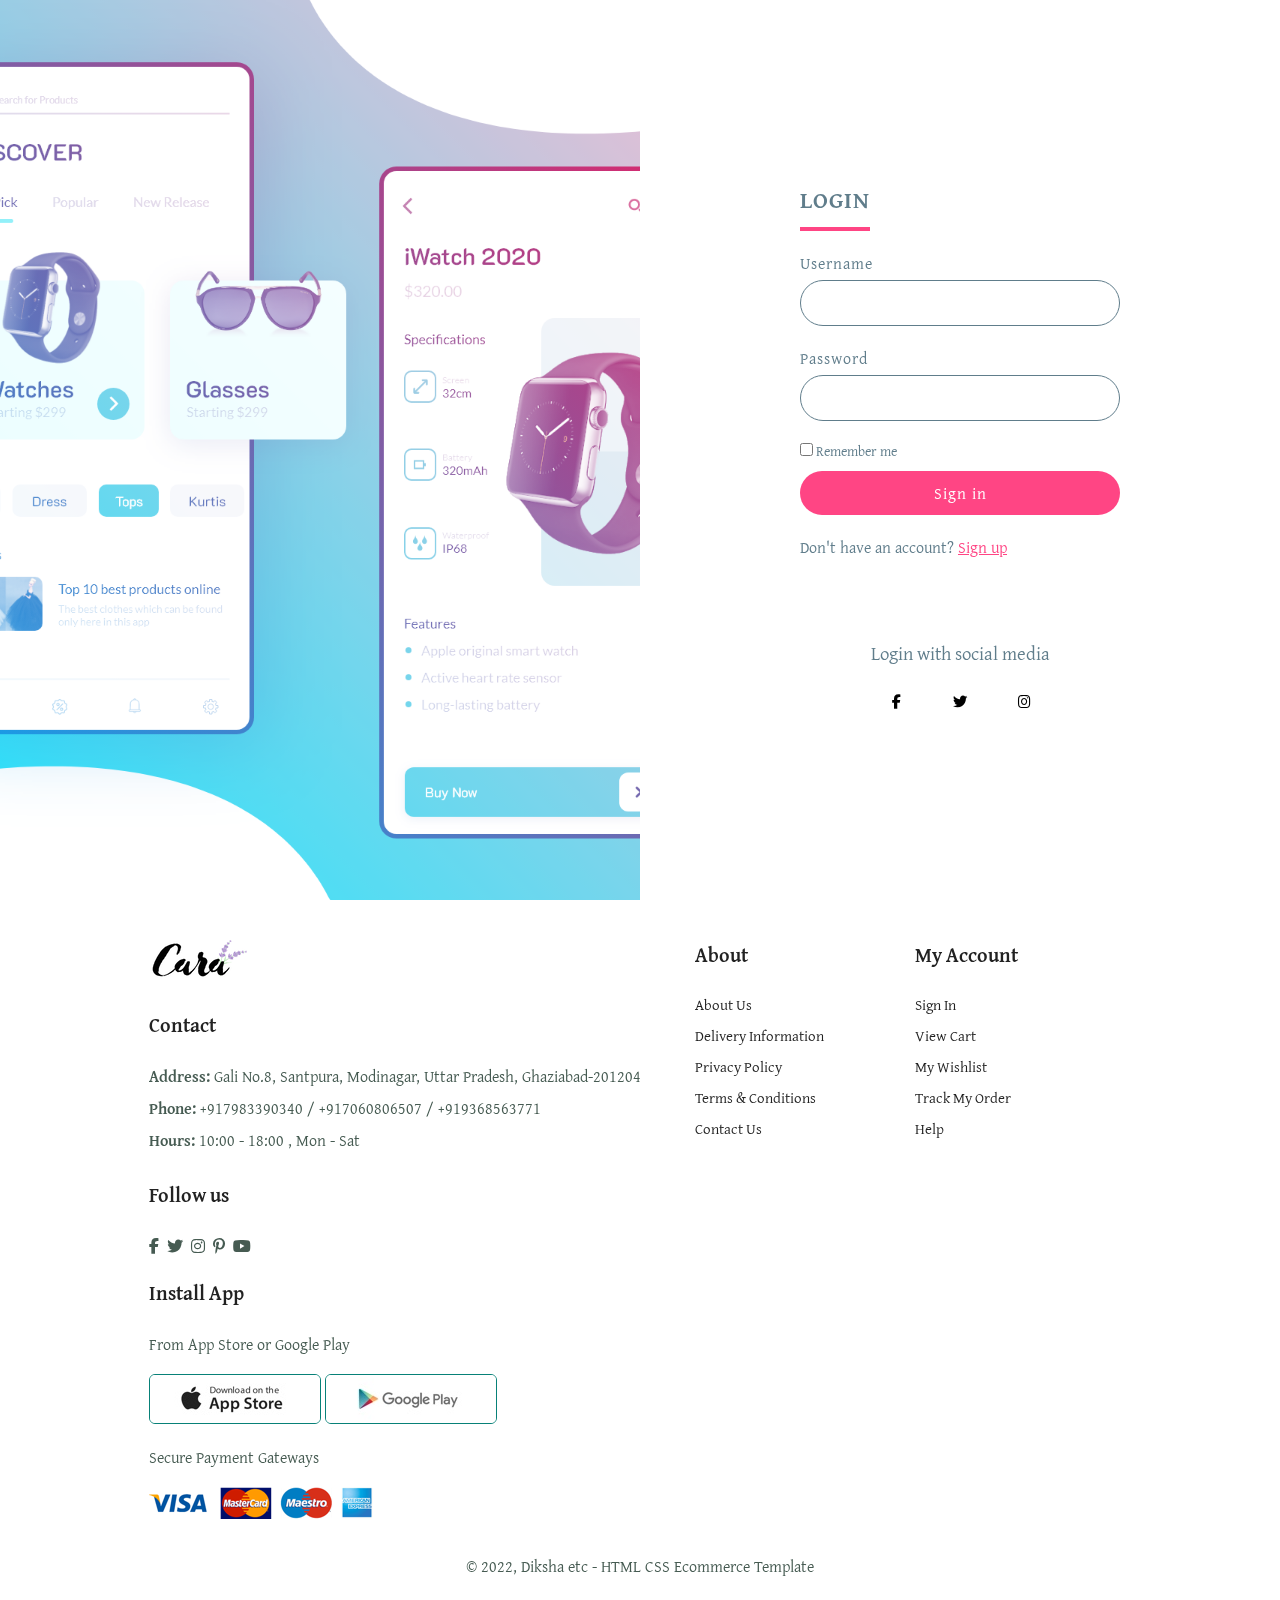
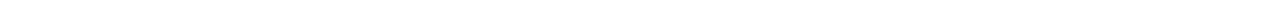
<file: Login.html>
<!DOCTYPE html>
<html lang="en">

<head>
    <meta charset="UTF-8">
    <meta http-equiv="X-UA-Compatible" content="IE=edge">
    <meta name="viewport" content="width=device-width, initial-scale=1.0">
    <title>Login</title>
    <link rel="icon" href="https://cdn.logojoy.com/wp-content/uploads/2018/05/30143409/5_big.png" type="image/x-icon">
    <link rel="stylesheet" href="https://cdnjs.cloudflare.com/ajax/libs/font-awesome/6.1.1/css/all.min.css">
    <link rel="stylesheet" href="style.css">
    <link rel="stylesheet" href="style1.css">

</head>

<body>

    
    <section>
        <div class="imgBx">
            <img src="img/about/a3.png" alt="">
        </div>

        <div class="contentBx">
            <div class="formBx">
                <h2>Login</h2>
                <form>
                    <div class="inputBx">
                        <span>Username</span>
                        <input type="text" name="">
                    </div>

                    <div class="inputBx">
                        <span>Password</span>
                        <input type="password" name="">
                    </div>

                    <div class="remember">
                        <label><input type="checkbox" name=""> Remember me</label>
                    </div>

                    <div class="inputBx">
                        <input type="submit" value="Sign in" name="">
                    </div>

                    <div class="inputBx">
                        <p>Don't have an account? <a href="#">Sign up</a></p>
                    </div>
                </form>
                <h3>Login with social media</h3>
                <ul class="sci">
                    <li><i class="fa-brands fa-facebook-f"></i></li>
                    <li><i class="fa-brands fa-twitter"></i></li>
                    <li><i class="fa-brands fa-instagram"></i></li>


                </ul>

            </div>
        </div>



    </section>











    <footer class="section-p1 ">
        <div class="col ">
            <img class="logo " src="img/logo.png " alt=" ">
            <h4>Contact</h4>
            <p><strong>Address:</strong> Gali No.8, Santpura, Modinagar, Uttar Pradesh, Ghaziabad-201204</p>
            <p><strong>Phone:</strong> +917983390340 / +917060806507 / +919368563771</p>
            <p><strong>Hours:</strong> 10:00 - 18:00 , Mon - Sat </p>
            <div class="follow ">
                <h4>Follow us</h4>
                <div class="icon ">
                    <i class=" fa-brands fa-facebook-f "></i>
                    <i class="fa-brands fa-twitter "></i>
                    <i class="fa-brands fa-instagram "></i>
                    <i class="fa-brands fa-pinterest-p "></i>
                    <i class="fa-brands fa-youtube "></i>
                </div>
            </div>
        </div>

        <div class="col ">
            <h4>About</h4>
            <a href="About.html">About Us</a>
            <a href="# ">Delivery Information</a>
            <a href="policy.html">Privacy Policy</a>
            <a href="terms.html">Terms & Conditions</a>
            <a href="contact.html">Contact Us</a>
        </div>

        <div class="col ">
            <h4>My Account</h4>
            <a href="login.html">Sign In</a>
            <a href="cart.html">View Cart</a>
            <a href="# ">My Wishlist</a>
            <a href="# ">Track My Order</a>
            <a href="# ">Help</a>
        </div>

        <div class="col install ">
            <h4>Install App</h4>
            <p>From App Store or Google Play </p>
            <div class="row ">
                <img src="img/pay/app.jpg " alt=" ">
                <img src="img/pay/play.jpg " alt=" ">
            </div>
            <p>Secure Payment Gateways</p>
            <img src="img/pay/pay.png " alt=" ">
        </div>
        <div class="copyright ">
            <p>&copy; 2022, Diksha etc - HTML CSS Ecommerce Template</p>
        </div>

    </footer>




    <script src=" script.js "></script>
</body>

</html>
</file>
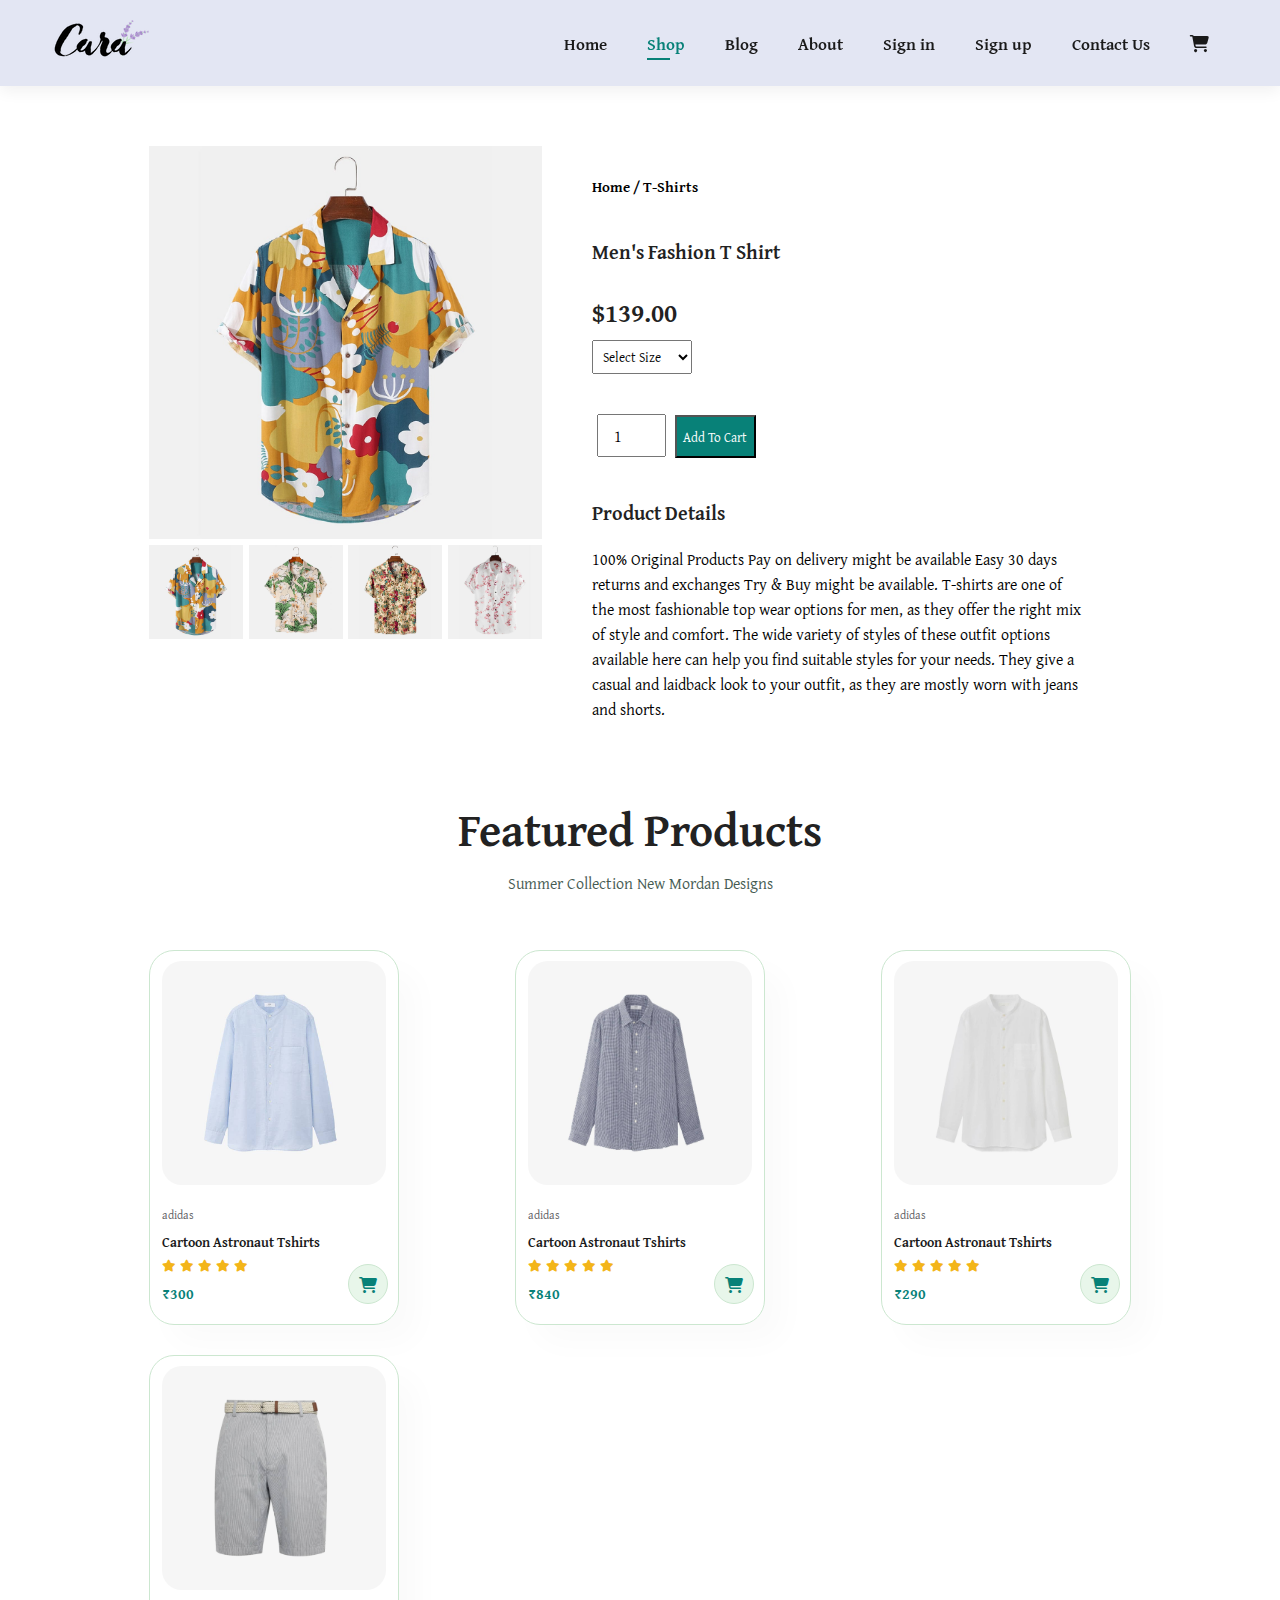
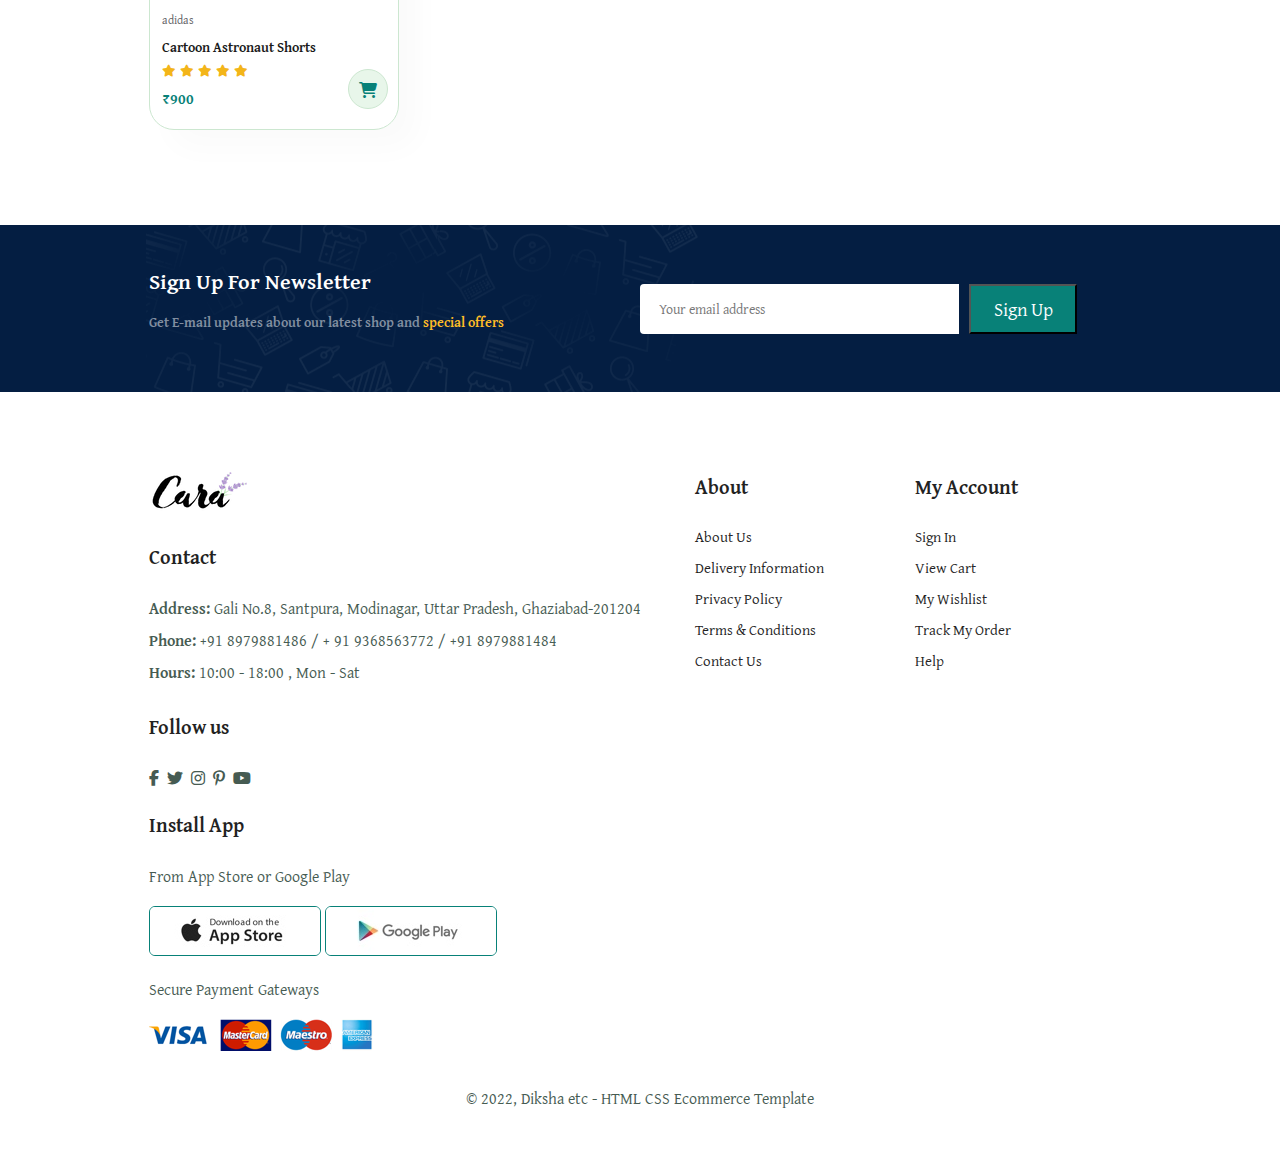
<file: Product.html>
<!DOCTYPE html>
<html lang="en">

<head>
    <meta charset="UTF-8">
    <meta http-equiv="X-UA-Compatible" content="IE=edge">
    <meta name="viewport" content="width=device-width, initial-scale=1.0">
    <title>Single Product</title>
    <link rel="icon" href="https://cdn.logojoy.com/wp-content/uploads/2018/05/30143409/5_big.png" type="image/x-icon">
    <link rel="stylesheet" href="https://cdnjs.cloudflare.com/ajax/libs/font-awesome/6.1.1/css/all.min.css">
    <link rel="stylesheet" href="style.css">
</head>

<body>

    <section id="header">
        <a href="#"> <img src="img/logo.png" alt="" class="logo"></a>
        <div>
            <ul id="navbar">
                <li> <a href="index.html">Home</a> </li>
                <li> <a class="active" href="shop.html">Shop</a> </li>
                <li> <a href="blog.html">Blog</a> </li>
                <li> <a href="About.html">About</a> </li>

                <li><a href="login.html">Sign in</a></li>
                <li><a href="Register.html">Sign up</a></li>

                <li> <a href="contact.html">Contact Us</a> </li>
                <li id="lg-bag"><a href="cart.html"><i class="fa-solid fa-cart-shopping"></i> </a></li>
                <!-- <li><a href="Account.html"><i class="fa-solid fa-user"></i></a></li> -->
                <a href="#" id="close"> <i class="fa-solid fa-xmark"></i></i>
                </a>
            </ul>
        </div>
        <div id="mobile">
            <a href="cart.html"><i class="fa-solid fa-cart-shopping"></i> </a>
            <i id="bar" class="fa-solid fa-bars"></i>
        </div>
    </section>

    <section id="prodetails" class="section-p1">
        <div class="single-pro-image">
            <img src="img/products/f1.jpg" width="100%" id="MainImg" alt="">
            <div class="small-img-group">
                <div class="small-img-col">
                    <img src="img/products/f1.jpg" width="100%" class="small-img" alt="">
                </div>

                <div class="small-img-col">
                    <img src="img/products/f2.jpg" width="100%" class="small-img" alt="">
                </div>

                <div class="small-img-col">
                    <img src="img/products/f3.jpg" width="100%" class="small-img" alt="">
                </div>

                <div class="small-img-col">
                    <img src="img/products/f4.jpg" width="100%" class="small-img" alt="">
                </div>
            </div>
        </div>
        <div class="single-pro-details">
            <h6>Home / T-Shirts</h6>
            <h4>Men's Fashion T Shirt</h4>
            <h2>$139.00</h2>

            <select>
                <option>Select Size</option>
                <option>XL</option>
                <option>XXL</option>
                <option>Small</option>
                <option>Large</option>
            </select>
            <input type="number" value="1">
            <button class="normal">Add To Cart</button>
            <h4>Product Details</h4>
            <span>100% Original Products
                Pay on delivery might be available
                Easy 30 days returns and exchanges
                Try & Buy might be available. T-shirts are one of the most fashionable top wear options for men, as they offer the right mix of style and comfort. The wide variety of styles of these outfit options available here can help you find suitable styles for your needs. They give a casual and laidback look to your outfit, as they are mostly worn with jeans and shorts.           
                </span>
        </div>
    </section>

    <section id="product1" class="section-p1 ">
        <h2>Featured Products</h2>
        <p>Summer Collection New Mordan Designs</p>

        <div class="pro-container">
            <div class="pro">
                <img src="/img/products/n1.jpg" alt="">
                <div class="des">
                    <span>adidas</span>
                    <h5>Cartoon Astronaut Tshirts</h5>
                    <div class="star">
                        <i class="fas fa-star"></i>
                        <i class="fas fa-star"></i>
                        <i class="fas fa-star"></i>
                        <i class="fas fa-star"></i>
                        <i class="fas fa-star"></i>
                    </div>
                    <h4>&#8377;300</h4>
                </div>
                <a href="#"><i class="fa -solid fa-cart-shopping cart"></i></a>
            </div>

            <div class="pro">
                <img src="/img/products/n2.jpg" alt="">
                <div class="des">
                    <span>adidas</span>
                    <h5>Cartoon Astronaut Tshirts</h5>
                    <div class="star">
                        <i class="fas fa-star"></i>
                        <i class="fas fa-star"></i>
                        <i class="fas fa-star"></i>
                        <i class="fas fa-star"></i>
                        <i class="fas fa-star"></i>
                    </div>
                    <h4>&#8377;840</h4>
                </div>
                <a href="#"><i class="fa -solid fa-cart-shopping cart"></i></a>
            </div>

            <div class="pro">
                <img src="/img/products/n3.jpg" alt="">
                <div class="des">
                    <span>adidas</span>
                    <h5>Cartoon Astronaut Tshirts</h5>
                    <div class="star">
                        <i class="fas fa-star"></i>
                        <i class="fas fa-star"></i>
                        <i class="fas fa-star"></i>
                        <i class="fas fa-star"></i>
                        <i class="fas fa-star"></i>
                    </div>
                    <h4>&#8377;290</h4>
                </div>
                <a href="#"><i class="fa -solid fa-cart-shopping cart"></i></a>
            </div>



            <div class="pro">
                <img src="/img/products/n6.jpg" alt="">
                <div class="des">
                    <span>adidas</span>
                    <h5>Cartoon Astronaut Shorts</h5>
                    <div class="star">
                        <i class="fas fa-star"></i>
                        <i class="fas fa-star"></i>
                        <i class="fas fa-star"></i>
                        <i class="fas fa-star"></i>
                        <i class="fas fa-star"></i>
                    </div>
                    <h4>&#8377;900</h4>
                </div>
                <a href="#"><i class="fa -solid fa-cart-shopping cart"></i></a>
            </div>

        </div>
        </div>
    </section>

    <section id="newsletter" class="section-p1 section-m1">
        <div class="newstext">
            <h4>Sign Up For Newsletter </h4>
            <p>Get E-mail updates about our latest shop and <span>special offers</span> </p>
        </div>
        <div class="form">
            <input type="text" placeholder="Your email address">
            <button class="normal">Sign Up</button>
        </div>
    </section>

    <footer class="section-p1">
        <div class="col">
            <img class="logo" src="img/logo.png" alt="">
            <h4>Contact</h4>
            <p><strong>Address:</strong> Gali No.8, Santpura, Modinagar, Uttar Pradesh, Ghaziabad-201204</p>
            <p><strong>Phone:</strong> +91 8979881486 / + 91 9368563772 / +91 8979881484</p>
            <p><strong>Hours:</strong> 10:00 - 18:00 , Mon - Sat </p>
            <div class="follow">
                <h4>Follow us</h4>
                <div class="icon">
                    <i class=" fa-brands fa-facebook-f "></i>
                    <i class="fa-brands fa-twitter"></i>
                    <i class="fa-brands fa-instagram"></i>
                    <i class="fa-brands fa-pinterest-p"></i>
                    <i class="fa-brands fa-youtube"></i>
                </div>
            </div>
        </div>

        <div class="col">
            <h4>About</h4>
            <a href="About.html">About Us</a>
            <a href="#">Delivery Information</a>
            <a href="policy.html">Privacy Policy</a>
            <a href="terms.html">Terms & Conditions</a>
            <a href="contact.html">Contact Us</a>
        </div>

        <div class="col">
            <h4>My Account</h4>
            <a href="login.html">Sign In</a>
            <a href="cart.html">View Cart</a>
            <a href="#">My Wishlist</a>
            <a href="#">Track My Order</a>
            <a href="#">Help</a>
        </div>

        <div class="col install">
            <h4>Install App</h4>
            <p>From App Store or Google Play </p>
            <div class="row">
                <img src="img/pay/app.jpg" alt="">
                <img src="img/pay/play.jpg" alt="">
            </div>
            <p>Secure Payment Gateways</p>
            <img src="img/pay/pay.png" alt="">
        </div>
        <div class="copyright">
            <p>&copy; 2022, Diksha etc - HTML CSS Ecommerce Template</p>
        </div>

    </footer>

    <script>
        var MainImg = document.getElementById("MainImg");
        var smallimg = document.getElementsByClassName("small-img");

        smallimg[0].onclick = function() {
            MainImg.src = smallimg[0].src;
        }

        smallimg[1].onclick = function() {
            MainImg.src = smallimg[1].src;
        }

        smallimg[2].onclick = function() {
            MainImg.src = smallimg[2].src;
        }
        smallimg[3].onclick = function() {
            MainImg.src = smallimg[3].src;
        }
    </script>




    <script src=" script.js "></script>
</body>

</html>
</file>
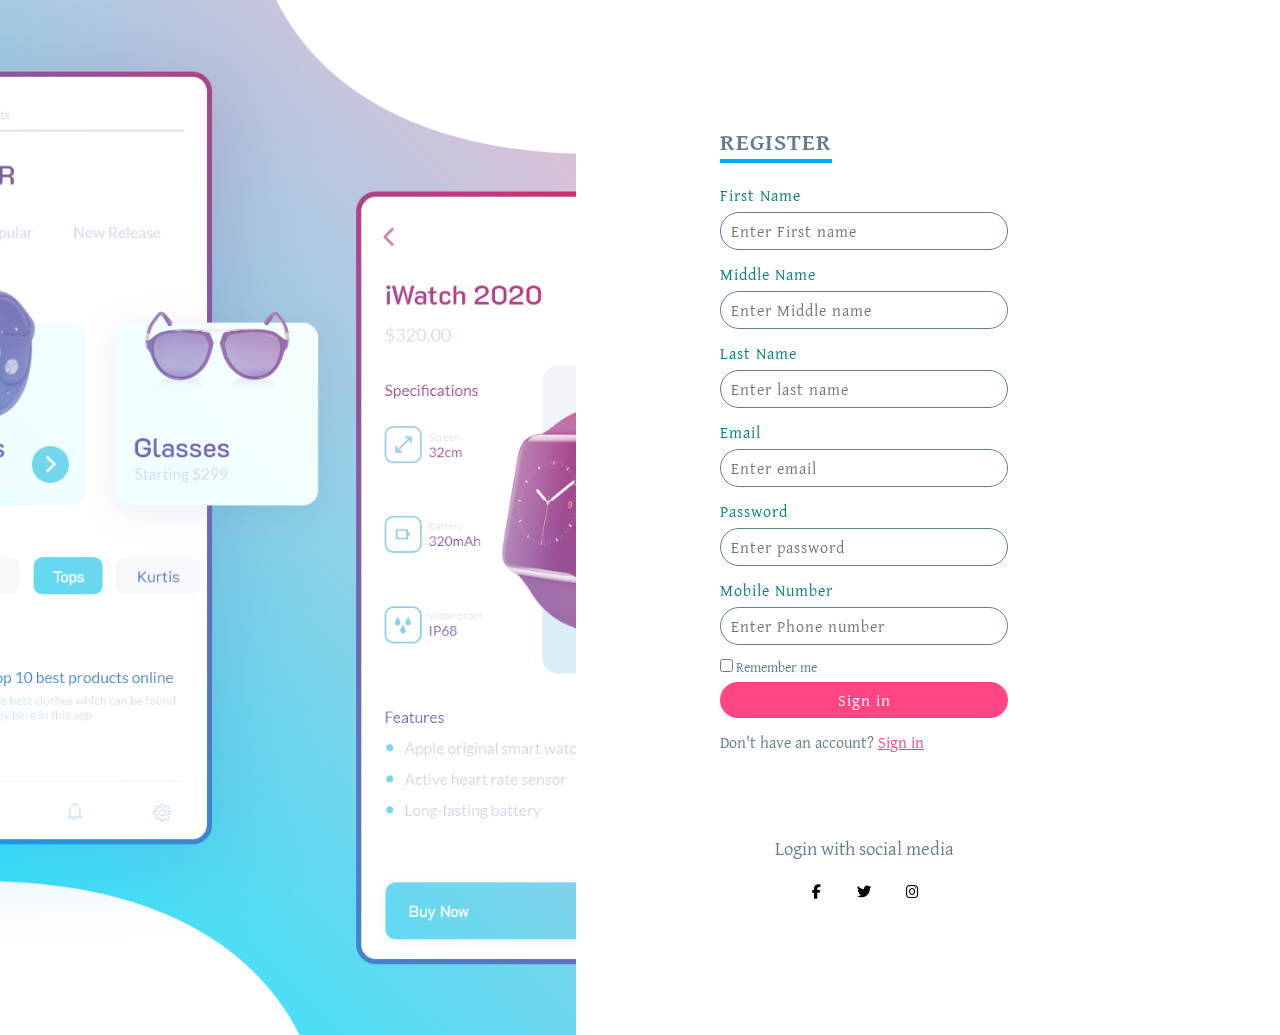
<file: Register.html>
<!DOCTYPE html>
<html lang="en">

<head>
    <meta charset="UTF-8">
    <meta http-equiv="X-UA-Compatible" content="IE=edge">
    <meta name="viewport" content="width=device-width, initial-scale=1.0">
    <title>Register</title>
    <link rel="icon" href="https://cdn.logojoy.com/wp-content/uploads/2018/05/30143409/5_big.png" type="image/x-icon">
    <link rel="stylesheet" href="https://cdnjs.cloudflare.com/ajax/libs/font-awesome/6.1.1/css/all.min.css">
    <!-- <link rel="stylesheet" href="style.css"> -->
    <link rel="stylesheet" href="style2.css">
</head>

<body>

    <!-- register -->
    <section>
        <div class="imgBx1">
            <img src="img/about/a3.png" alt="">
        </div>

        <div class="contentBx1">
            <div class="formBx1">
                <h2>Register</h2>
                <form>
                    <div class="inputBx1">
                        <span>First Name</span>
                        <input type="text" placeholder="Enter First name" required>
                    </div>

                    <div class="inputBx1">
                        <span>Middle Name</span>
                        <input type="text" placeholder="Enter Middle name">
                    </div>

                    <div class="inputBx1">
                        <span>Last Name</span>
                        <input type="text" placeholder="Enter last name">
                    </div>

                    <div class="inputBx1">
                        <span>Email</span>
                        <input type="email" placeholder="Enter email" required>
                    </div>

                    <div class="inputBx1">
                        <span>Password</span>
                        <input type="password" placeholder="Enter password" required>
                    </div>

                    <div class="inputBx1">
                        <span>Mobile Number</span>
                        <input type="number" placeholder="Enter Phone number" required>
                    </div>


                    <div class="remember1">
                        <label><input type="checkbox" name=""> Remember me</label>
                    </div>

                    <div class="inputBx1">
                        <input type="submit" value="Sign in" name="">
                    </div>

                    <div class="inputBx1">
                        <p>Don't have an account? <a href="login.html">Sign in</a></p>
                    </div>
                </form>
                <h3>Login with social media</h3>
                <ul class="sci1">
                    <li><i class="fa-brands fa-facebook-f"></i></li>
                    <li><i class="fa-brands fa-twitter"></i></li>
                    <li><i class="fa-brands fa-instagram"></i></li>


                </ul>

            </div>
        </div>



    </section>













    <script src=" script.js "></script>
</body>

</html>
</file>
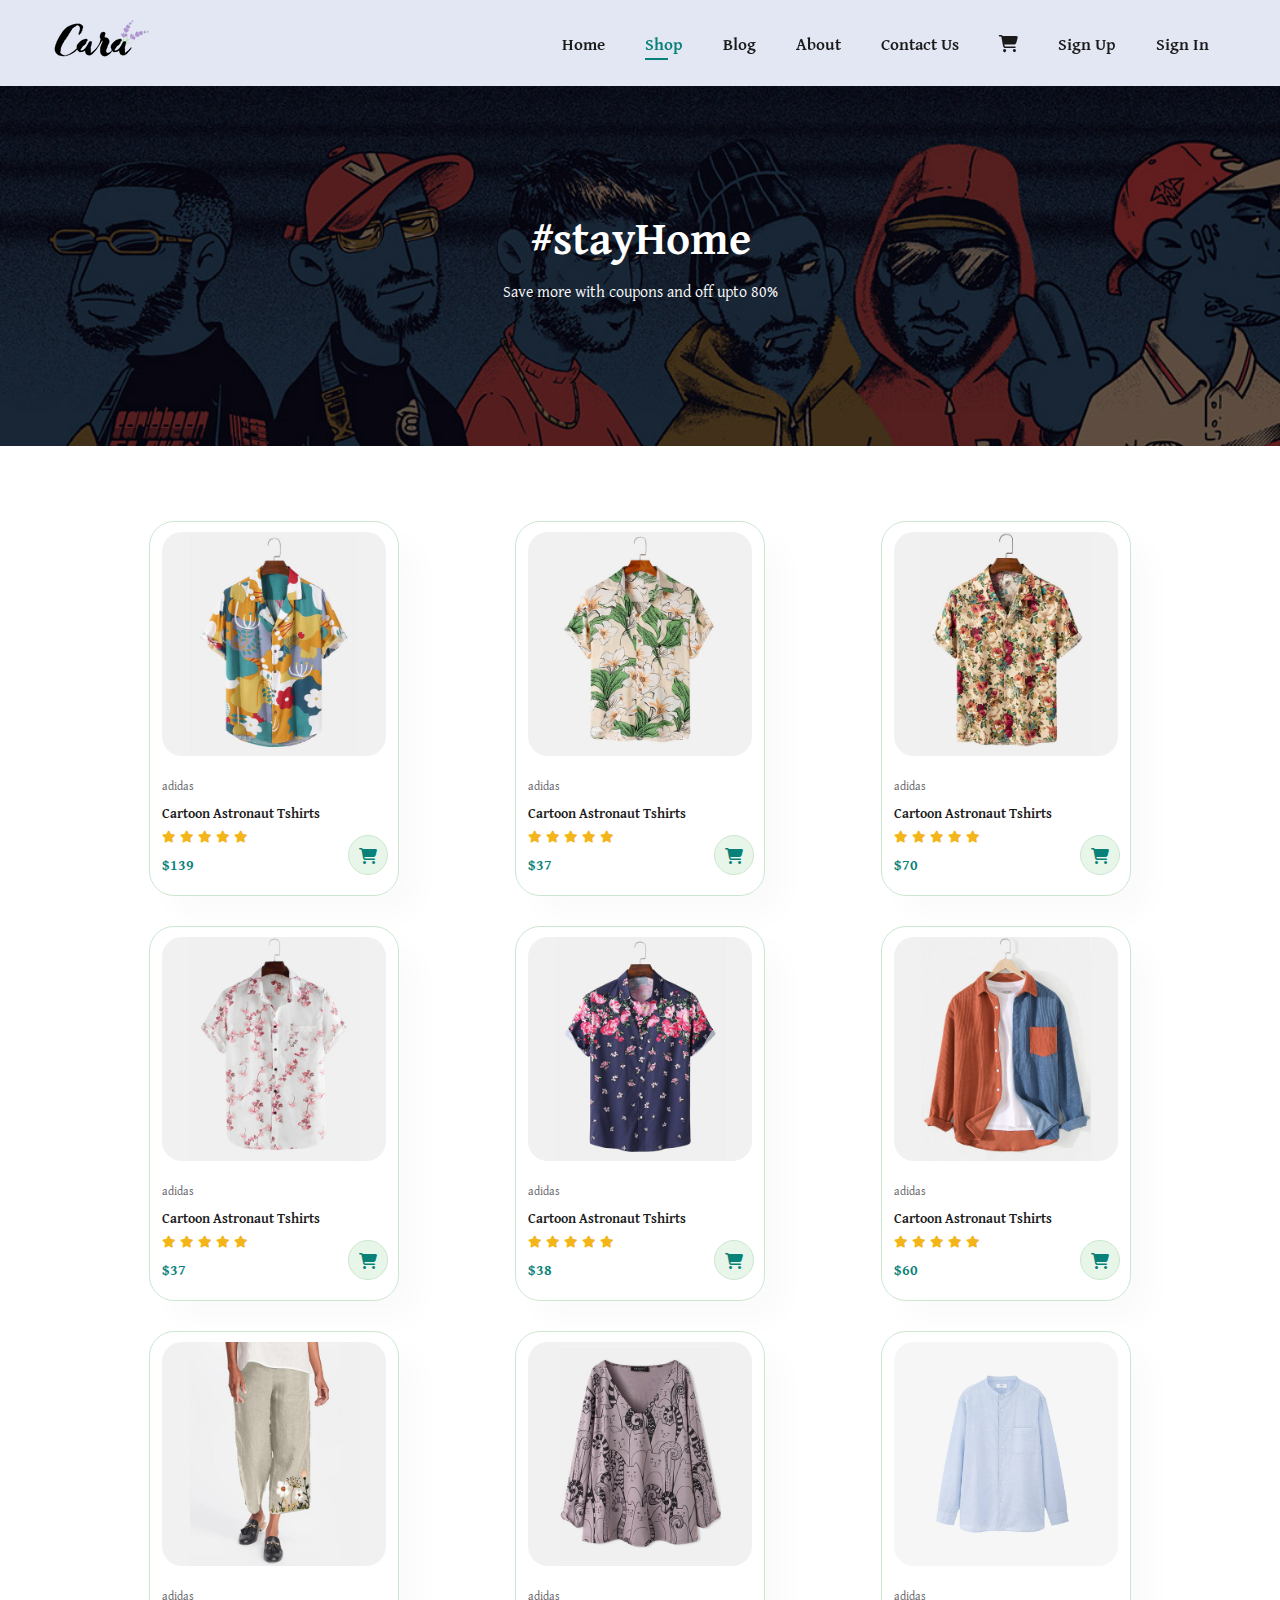
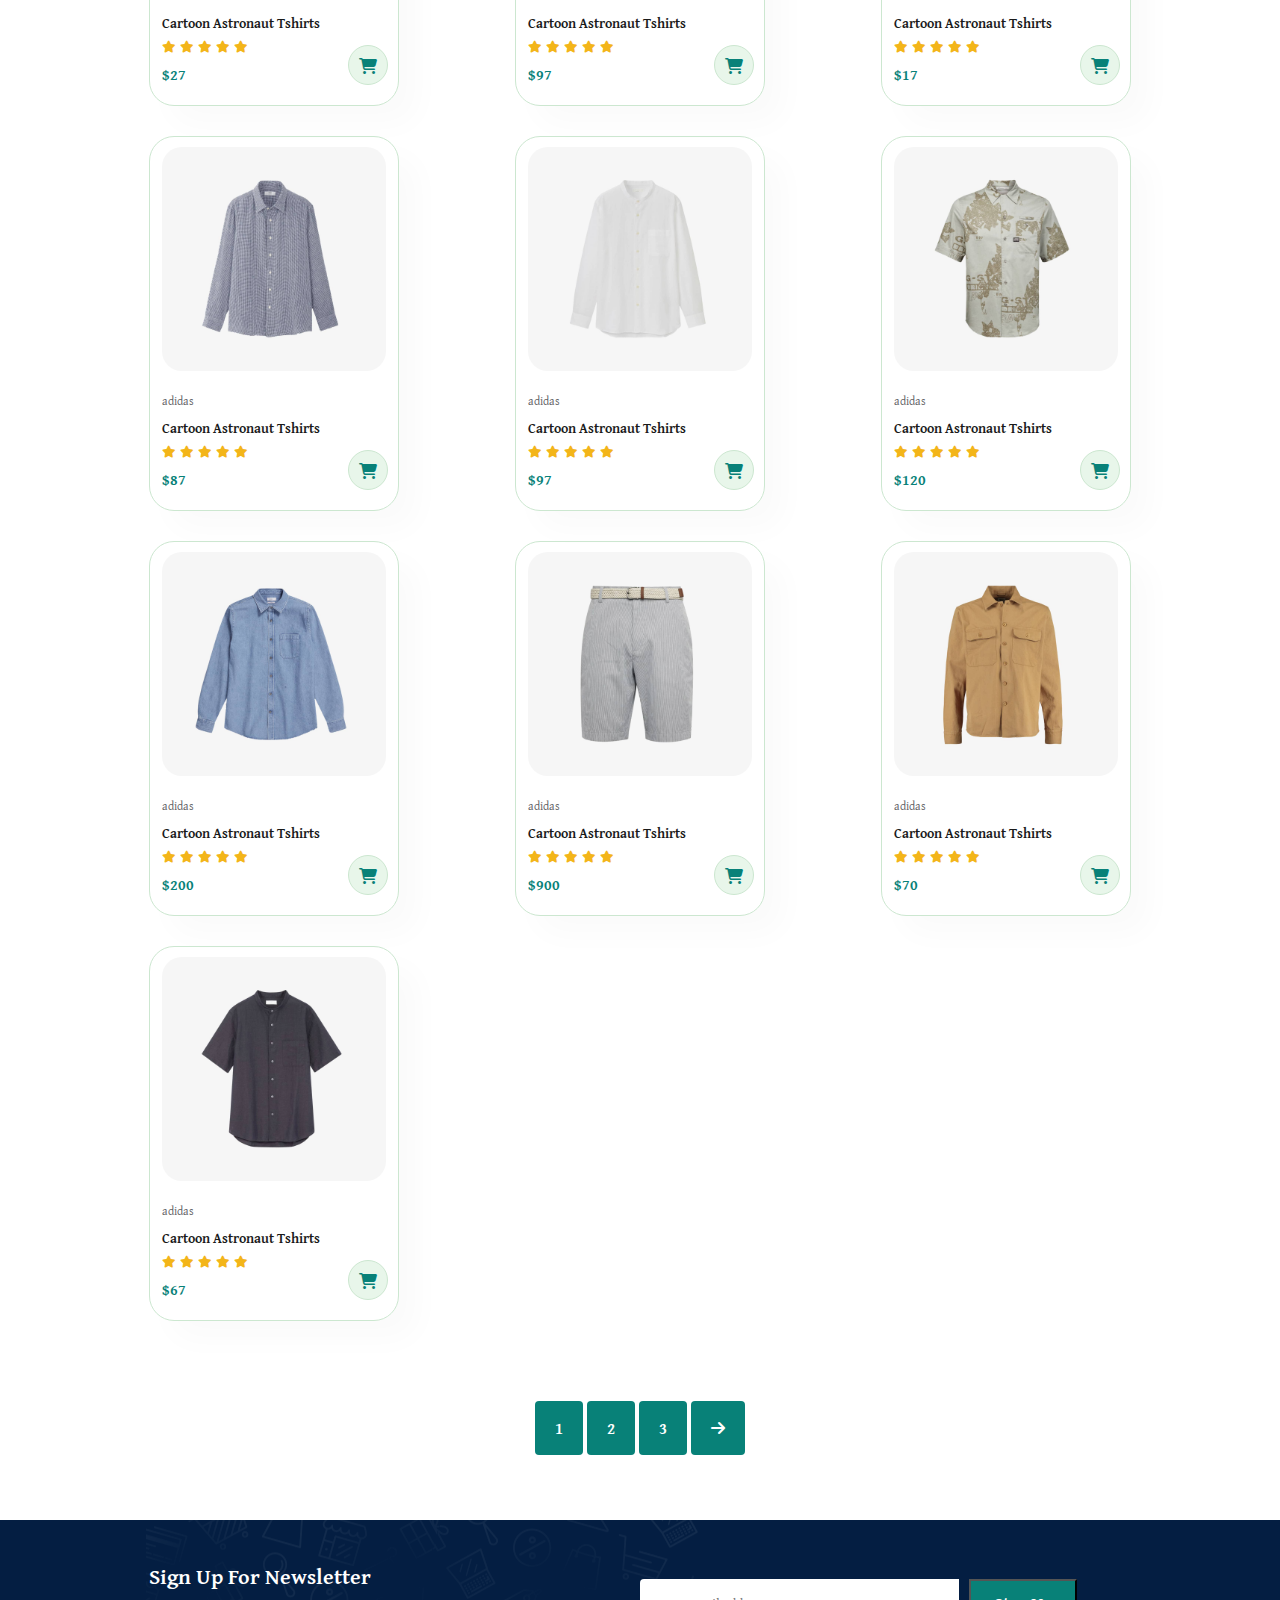
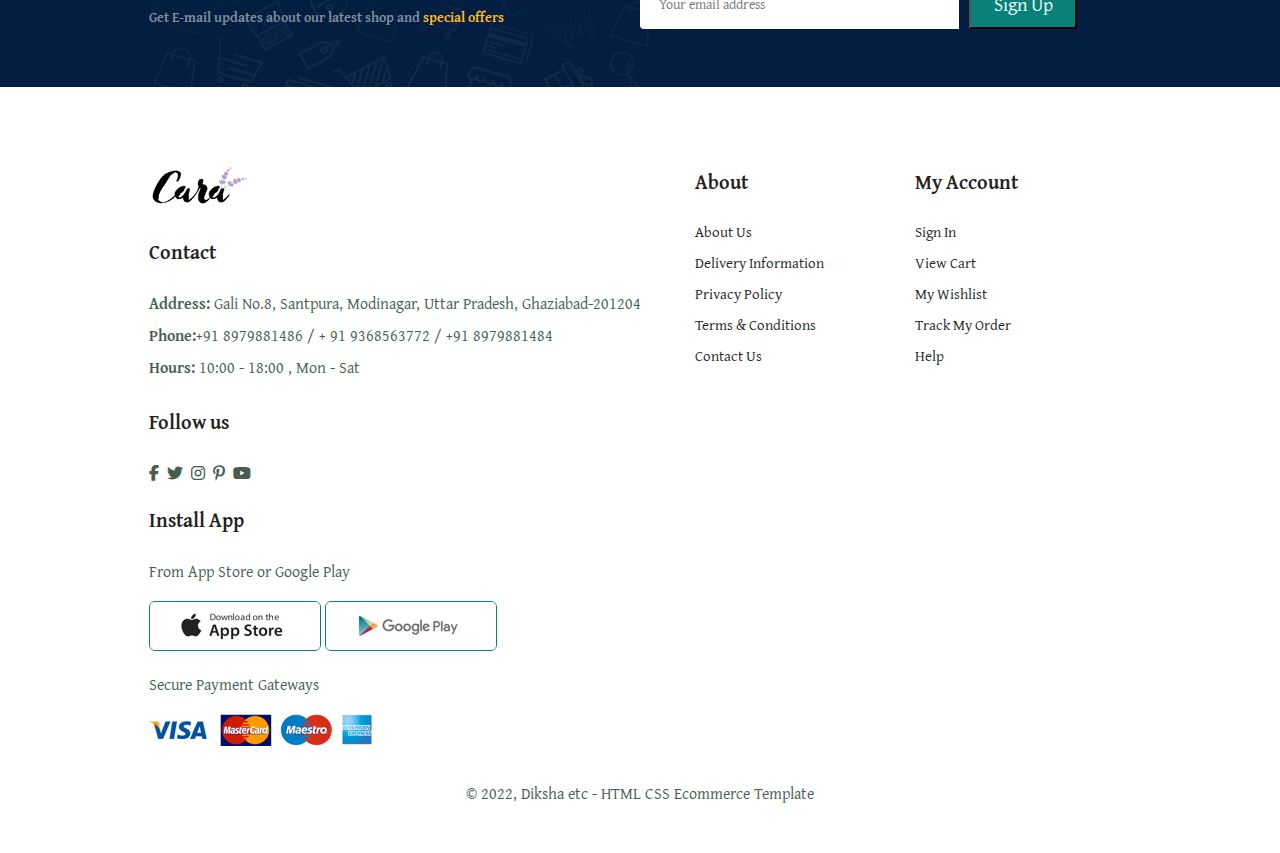
<file: Shop.html>
<!DOCTYPE html>
<html lang="en">

<head>
    <meta charset="UTF-8">
    <meta http-equiv="X-UA-Compatible" content="IE=edge">
    <meta name="viewport" content="width=device-width, initial-scale=1.0">
    <title>Shop</title>
    <link rel="icon" href="https://cdn.logojoy.com/wp-content/uploads/2018/05/30143409/5_big.png" type="image/x-icon">
    <link rel="stylesheet" href="https://cdnjs.cloudflare.com/ajax/libs/font-awesome/6.1.1/css/all.min.css">
    <link rel="stylesheet" href="style.css">
</head>

<body>

    <section id="header">
        <a href="#"> <img src="img/logo.png" alt="" class="logo"></a>
        <div>
            <ul id="navbar">
                <li> <a href="index.html">Home</a> </li>

                <li> <a class="active" href="shop.html">Shop</a> </li>

                <li> <a href="blog.html">Blog</a> </li>

                <li> <a href="About.html">About</a> </li>

                <li> <a href="contact.html">Contact Us </a> </li>

                <li id="lg-bag"><a href="cart.html"><i class="fa-solid fa-cart-shopping"></i> </a></li>

                <li><a href="Register.html">Sign Up</a></li>
                <li><a href="login.html">Sign In</a></li>



                <a href="#" id="close"> <i class="fa-solid fa-xmark"></i></i>
                </a>
            </ul>
        </div>
        <div id="mobile">
            <a href="cart.html"><i class="fa-solid fa-cart-shopping"></i> </a>
            <i id="bar" class="fa-solid fa-bars"></i>
        </div>
    </section>


    <section id="page-header">
        <h2>#stayHome</h2>
        <p>Save more with coupons and off upto 80%</p>
    </section>

    <section id="product1" class="section-p1 ">
        <div class="pro-container">
            <div class="pro" onclick="window.location.href='sproduct.html'; ">
                <img src="img/products/f1.jpg" alt="">
                <div class="des">
                    <span>adidas</span>
                    <h5>Cartoon Astronaut Tshirts</h5>
                    <div class="star">
                        <i class="fas fa-star"></i>
                        <i class="fas fa-star"></i>
                        <i class="fas fa-star"></i>
                        <i class="fas fa-star"></i>
                        <i class="fas fa-star"></i>
                    </div>
                    <h4>$139</h4>
                </div>
                <a href="#"><i class="fa -solid fa-cart-shopping cart"></i></a>
            </div>

            <div class="pro">
                <img src="img/products/f2.jpg" alt="">
                <div class="des">
                    <span>adidas</span>
                    <h5>Cartoon Astronaut Tshirts</h5>
                    <div class="star">
                        <i class="fas fa-star"></i>
                        <i class="fas fa-star"></i>
                        <i class="fas fa-star"></i>
                        <i class="fas fa-star"></i>
                        <i class="fas fa-star"></i>
                    </div>
                    <h4>$37</h4>
                </div>
                <a href="#"><i class="fa -solid fa-cart-shopping cart"></i></a>
            </div>

            <div class="pro">
                <img src="img/products/f3.jpg" alt="">
                <div class="des">
                    <span>adidas</span>
                    <h5>Cartoon Astronaut Tshirts</h5>
                    <div class="star">
                        <i class="fas fa-star"></i>
                        <i class="fas fa-star"></i>
                        <i class="fas fa-star"></i>
                        <i class="fas fa-star"></i>
                        <i class="fas fa-star"></i>
                    </div>
                    <h4>$70</h4>
                </div>
                <a href="#"><i class="fa -solid fa-cart-shopping cart"></i></a>
            </div>

            <div class="pro">
                <img src="img/products/f4.jpg" alt="">
                <div class="des">
                    <span>adidas</span>
                    <h5>Cartoon Astronaut Tshirts</h5>
                    <div class="star">
                        <i class="fas fa-star"></i>
                        <i class="fas fa-star"></i>
                        <i class="fas fa-star"></i>
                        <i class="fas fa-star"></i>
                        <i class="fas fa-star"></i>
                    </div>
                    <h4>$37</h4>
                </div>
                <a href="#"><i class="fa -solid fa-cart-shopping cart"></i></a>
            </div>


            <div class="pro">
                <img src="img/products/f5.jpg" alt="">
                <div class="des">
                    <span>adidas</span>
                    <h5>Cartoon Astronaut Tshirts</h5>
                    <div class="star">
                        <i class="fas fa-star"></i>
                        <i class="fas fa-star"></i>
                        <i class="fas fa-star"></i>
                        <i class="fas fa-star"></i>
                        <i class="fas fa-star"></i>
                    </div>
                    <h4>$38</h4>
                </div>
                <a href="#"><i class="fa -solid fa-cart-shopping cart"></i></a>
            </div>

            <div class="pro">
                <img src="img/products/f6.jpg" alt="">
                <div class="des">
                    <span>adidas</span>
                    <h5>Cartoon Astronaut Tshirts</h5>
                    <div class="star">
                        <i class="fas fa-star"></i>
                        <i class="fas fa-star"></i>
                        <i class="fas fa-star"></i>
                        <i class="fas fa-star"></i>
                        <i class="fas fa-star"></i>
                    </div>
                    <h4>$60</h4>
                </div>
                <a href="#"><i class="fa -solid fa-cart-shopping cart"></i></a>
            </div>

            <div class="pro">
                <img src="img/products/f7.jpg" alt="">
                <div class="des">
                    <span>adidas</span>
                    <h5>Cartoon Astronaut Tshirts</h5>
                    <div class="star">
                        <i class="fas fa-star"></i>
                        <i class="fas fa-star"></i>
                        <i class="fas fa-star"></i>
                        <i class="fas fa-star"></i>
                        <i class="fas fa-star"></i>
                    </div>
                    <h4>$27</h4>
                </div>
                <a href="#"><i class="fa -solid fa-cart-shopping cart"></i></a>
            </div>

            <div class="pro">
                <img src="img/products/f8.jpg" alt="">
                <div class="des">
                    <span>adidas</span>
                    <h5>Cartoon Astronaut Tshirts</h5>
                    <div class="star">
                        <i class="fas fa-star"></i>
                        <i class="fas fa-star"></i>
                        <i class="fas fa-star"></i>
                        <i class="fas fa-star"></i>
                        <i class="fas fa-star"></i>
                    </div>
                    <h4>$97</h4>
                </div>
                <a href="#"><i class="fa -solid fa-cart-shopping cart"></i></a>
            </div>

            <!-- <h2>New Arrivals</h2>
        <p>Summer Collection New Mordan Designs</p> -->

            <div class="pro">
                <img src="img/products/n1.jpg" alt="">
                <div class="des">
                    <span>adidas</span>
                    <h5>Cartoon Astronaut Tshirts</h5>
                    <div class="star">
                        <i class="fas fa-star"></i>
                        <i class="fas fa-star"></i>
                        <i class="fas fa-star"></i>
                        <i class="fas fa-star"></i>
                        <i class="fas fa-star"></i>
                    </div>
                    <h4>$17</h4>
                </div>
                <a href="#"><i class="fa -solid fa-cart-shopping cart"></i></a>
            </div>

            <div class="pro">
                <img src="img/products/n2.jpg" alt="">
                <div class="des">
                    <span>adidas</span>
                    <h5>Cartoon Astronaut Tshirts</h5>
                    <div class="star">
                        <i class="fas fa-star"></i>
                        <i class="fas fa-star"></i>
                        <i class="fas fa-star"></i>
                        <i class="fas fa-star"></i>
                        <i class="fas fa-star"></i>
                    </div>
                    <h4>$87</h4>
                </div>
                <a href="#"><i class="fa -solid fa-cart-shopping cart"></i></a>
            </div>

            <div class="pro">
                <img src="img/products/n3.jpg" alt="">
                <div class="des">
                    <span>adidas</span>
                    <h5>Cartoon Astronaut Tshirts</h5>
                    <div class="star">
                        <i class="fas fa-star"></i>
                        <i class="fas fa-star"></i>
                        <i class="fas fa-star"></i>
                        <i class="fas fa-star"></i>
                        <i class="fas fa-star"></i>
                    </div>
                    <h4>$97</h4>
                </div>
                <a href="#"><i class="fa -solid fa-cart-shopping cart"></i></a>
            </div>

            <div class="pro">
                <img src="img/products/n4.jpg" alt="">
                <div class="des">
                    <span>adidas</span>
                    <h5>Cartoon Astronaut Tshirts</h5>
                    <div class="star">
                        <i class="fas fa-star"></i>
                        <i class="fas fa-star"></i>
                        <i class="fas fa-star"></i>
                        <i class="fas fa-star"></i>
                        <i class="fas fa-star"></i>
                    </div>
                    <h4>$120</h4>
                </div>
                <a href="#"><i class="fa -solid fa-cart-shopping cart"></i></a>
            </div>


            <div class="pro">
                <img src="img/products/n5.jpg" alt="">
                <div class="des">
                    <span>adidas</span>
                    <h5>Cartoon Astronaut Tshirts</h5>
                    <div class="star">
                        <i class="fas fa-star"></i>
                        <i class="fas fa-star"></i>
                        <i class="fas fa-star"></i>
                        <i class="fas fa-star"></i>
                        <i class="fas fa-star"></i>
                    </div>
                    <h4>$200</h4>
                </div>
                <a href="#"><i class="fa -solid fa-cart-shopping cart"></i></a>
            </div>

            <div class="pro">
                <img src="img/products/n6.jpg" alt="">
                <div class="des">
                    <span>adidas</span>
                    <h5>Cartoon Astronaut Tshirts</h5>
                    <div class="star">
                        <i class="fas fa-star"></i>
                        <i class="fas fa-star"></i>
                        <i class="fas fa-star"></i>
                        <i class="fas fa-star"></i>
                        <i class="fas fa-star"></i>
                    </div>
                    <h4>$900</h4>
                </div>
                <a href="#"><i class="fa -solid fa-cart-shopping cart"></i></a>
            </div>

            <div class="pro">
                <img src="img/products/n7.jpg" alt="">
                <div class="des">
                    <span>adidas</span>
                    <h5>Cartoon Astronaut Tshirts</h5>
                    <div class="star">
                        <i class="fas fa-star"></i>
                        <i class="fas fa-star"></i>
                        <i class="fas fa-star"></i>
                        <i class="fas fa-star"></i>
                        <i class="fas fa-star"></i>
                    </div>
                    <h4>$70</h4>
                </div>
                <a href="#"><i class="fa -solid fa-cart-shopping cart"></i></a>
            </div>

            <div class="pro">
                <img src="img/products/n8.jpg" alt="">
                <div class="des">
                    <span>adidas</span>
                    <h5>Cartoon Astronaut Tshirts</h5>
                    <div class="star">
                        <i class="fas fa-star"></i>
                        <i class="fas fa-star"></i>
                        <i class="fas fa-star"></i>
                        <i class="fas fa-star"></i>
                        <i class="fas fa-star"></i>
                    </div>
                    <h4>$67</h4>
                </div>
                <a href="#"><i class="fa -solid fa-cart-shopping cart"></i></a>
            </div>
        </div>
    </section>

    <section id="pagination" class="section-p1">
        <a href="#">1</a>
        <a href="#">2</a>
        <a href="#">3</a>

        <a href="#"><i class="fa-solid fa-arrow-right"></i></a>

    </section>

    <section id="newsletter" class="section-p1 section-m1">
        <div class="newstext">
            <h4>Sign Up For Newsletter </h4>
            <p>Get E-mail updates about our latest shop and <span>special offers</span> </p>
        </div>
        <div class="form">
            <input type="text" placeholder="Your email address">
            <button class="normal">Sign Up</button>
        </div>
    </section>

    <footer class="section-p1">
        <div class="col">
            <img class="logo" src="img/logo.png" alt="">
            <h4>Contact</h4>
            <p><strong>Address:</strong> Gali No.8, Santpura, Modinagar, Uttar Pradesh, Ghaziabad-201204</p>
            <p><strong>Phone:</strong>+91 8979881486 / + 91 9368563772 / +91 8979881484</p>
            <p><strong>Hours:</strong> 10:00 - 18:00 , Mon - Sat </p>
            <div class="follow">
                <h4>Follow us</h4>
                <div class="icon">
                    <i class=" fa-brands fa-facebook-f "></i>
                    <i class="fa-brands fa-twitter"></i>
                    <i class="fa-brands fa-instagram"></i>
                    <i class="fa-brands fa-pinterest-p"></i>
                    <i class="fa-brands fa-youtube"></i>
                </div>
            </div>
        </div>

        <div class="col">
            <h4>About</h4>
            <a href="About.html">About Us</a>
            <a href="#">Delivery Information</a>
            <a href="policy.html">Privacy Policy</a>
            <a href="terms.html">Terms & Conditions</a>
            <a href="contact.html">Contact Us</a>
        </div>

        <div class="col">
            <h4>My Account</h4>
            <a href="login.html">Sign In</a>
            <a href="cart.html">View Cart</a>
            <a href="#">My Wishlist</a>
            <a href="#">Track My Order</a>
            <a href="#">Help</a>
        </div>

        <div class="col install">
            <h4>Install App</h4>
            <p>From App Store or Google Play </p>
            <div class="row">
                <img src="img/pay/app.jpg" alt="">
                <img src="img/pay/play.jpg" alt="">
            </div>
            <p>Secure Payment Gateways</p>
            <img src="img/pay/pay.png" alt="">
        </div>
        <div class="copyright">
            <p>&copy; 2022, Diksha etc - HTML CSS Ecommerce Template</p>
        </div>

    </footer>




    <script src=" script.js "></script>
</body>

</html>
</file>
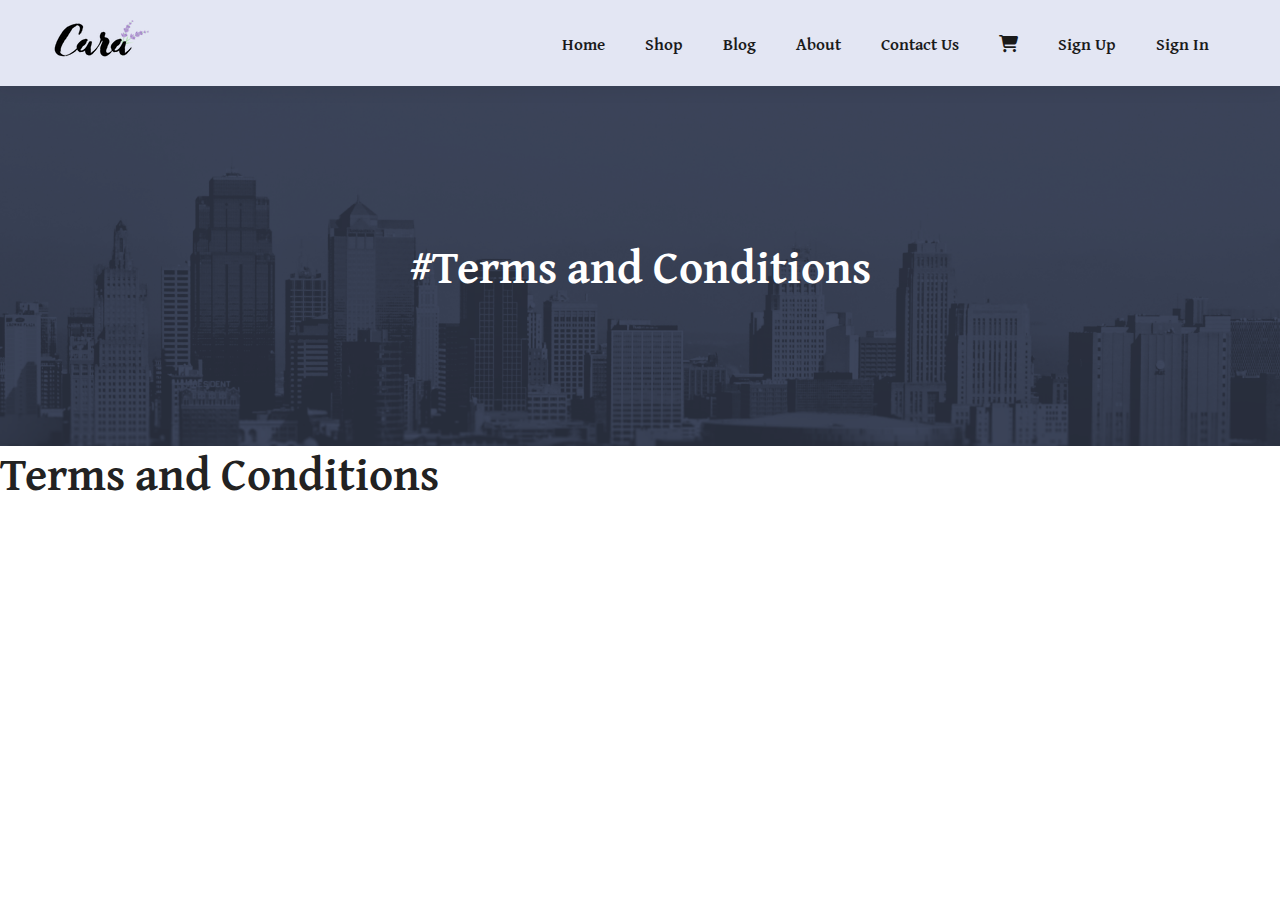
<file: Terms.html>
<!DOCTYPE html>
<html lang="en">

<head>
    <meta charset="UTF-8">
    <meta http-equiv="X-UA-Compatible" content="IE=edge">
    <meta name="viewport" content="width=device-width, initial-scale=1.0">
    <title>Terms and Conditions </title>
    <link rel="icon" href="https://cdn.logojoy.com/wp-content/uploads/2018/05/30143409/5_big.png" type="image/x-icon">


    <link rel="stylesheet" href="https://cdnjs.cloudflare.com/ajax/libs/font-awesome/6.1.1/css/all.min.css">
    <link rel="stylesheet" href="style.css">
    <link rel="stylesheet" href="style3.css">


</head>

<body>
    <section id="header">
        <a href="#"> <img src="img/logo.png" alt="" class="logo"></a>
        <div>
            <ul id="navbar">
                <li> <a href="index.html">Home</a> </li>

                <li> <a href="shop.html">Shop</a> </li>

                <li> <a href="blog.html">Blog</a> </li>

                <li> <a href="About.html">About</a> </li>


                <li> <a href="contact.html">Contact Us </a> </li>

                <li id="lg-bag"><a href="cart.html"><i class="fa-solid fa-cart-shopping"></i> </a></li>

                <li><a href="Register.html">Sign Up</a></li>
                <li><a href="login.html">Sign In</a></li>

                <a href="#" id="close"> <i class="fa-solid fa-xmark"></i></i>
                </a>
            </ul>
        </div>
        <div id="mobile">
            <a href="cart.html"><i class="fa-solid fa-cart-shopping"></i> </a>
            <i id="bar" class="fa-solid fa-bars"></i>
        </div>
    </section>

    <section id="page-header" class="about-header">
        <h2 class="main-head">#Terms and Conditions</h2>
    </section>

    <h2>Terms and Conditions</h2>


</body>

</html>
</file>
<file: style.css>
@import url('https://fonts.googleapis.com/css2?family=Gentium+Plus:ital,wght@0,400;0,700;1,400;1,700&display=swap');
* {
    margin: 0;
    padding: 0;
    box-sizing: border-box;
    font-family: 'Gentium Plus', serif;
}

h1 {
    font-size: 50px;
    line-height: 64px;
    color: #222;
}

h2 {
    font-size: 46px;
    line-height: 54px;
    color: #222;
}

h4 {
    font-size: 20px;
    color: #222;
}

h6 {
    font-weight: 700;
    font-size: 15px;
}

p {
    font-size: 16px;
    color: #465b52;
    margin: 15px 0 20px 0;
}

.section-p1 {
    padding: 40px 149px;
}

.section-m1 {
    margin: 40px 0;
}

button .normal {
    font-size: 16px;
    font-weight: 900;
    padding: 15px 30px;
    color: #000;
    background-color: #fff;
    border-radius: 4px;
    cursor: pointer;
    border: none;
    outline: none;
    transition: 0.2s;
}

button .white {
    font-size: 13px;
    font-weight: 600;
    padding: 11px 18px;
    color: #fff;
    background-color: transparent;
    cursor: pointer;
    border: 1px solid #fff;
    outline: none;
    transition: 0.2s;
}

body {
    width: 100%;
}


/* Header start */

#header {
    display: flex;
    align-items: center;
    justify-content: space-between;
    padding: 20px 51px;
    background-color: #E3E6F3;
    box-shadow: 0 5px 15px rgba(0, 0, 0, 0.06);
    z-index: 999;
    position: sticky;
    top: 0;
    left: 0;
}

#navbar {
    display: flex;
    align-items: center;
    justify-content: space-between;
}

#navbar li {
    list-style: none;
    padding: 0 20px;
    position: relative;
}

#navbar li a {
    text-decoration: none;
    font-size: 17px;
    font-weight: 600;
    color: #1a1a1a;
    transition: 0.3s ease;
}

#navbar li a:hover,
#navbar li a.active {
    color: #088178;
}

#navbar li a.active::after,
#navbar li a:hover::after {
    content: " ";
    width: 30%;
    height: 2px;
    background-color: #088178;
    position: absolute;
    bottom: -4px;
    left: 20px;
}

#mobile {
    display: none;
    align-items: center;
}

#close {
    display: none;
}

#hero {
    background-image: url("img/hero4.png");
    height: 90vh;
    width: 100%;
    background-size: cover;
    background-position: top 25% right 0;
    padding: 0 80px;
    display: flex;
    flex-direction: column;
    align-items: flex-start;
    justify-content: center;
}

#hero h4 {
    padding-bottom: 15px;
}

#hero h1 {
    color: #088178;
}

#hero button {
    background-image: url("img/button.png");
    background-color: transparent;
    color: #088178;
    border: 0;
    padding: 14px 80px 14px 65px;
    background-repeat: no-repeat;
    cursor: pointer;
    font-weight: 700;
    font-size: 12px;
}

#feature {
    display: flex;
    align-items: center;
    justify-content: space-between;
    flex-wrap: wrap;
}

#feature .fe-box:hover {
    box-shadow: 10px 10px 54px rgba(70, 62, 221, 0.1);
}

#feature .fe-box {
    width: 180px;
    text-align: center;
    padding: 25px 15px;
    box-shadow: 20px 20px 34px rgba(0, 0, 0, 0.03);
    border: 1px solid #cce7d0;
    border-radius: 4px;
    margin: 15px 0;
}

#feature .fe-box img {
    width: 100%;
    margin-bottom: 10px;
}

#feature .fe-box h6 {
    display: inline-block;
    padding: 9px 8px 6px 8px;
    line-height: 1;
    border-radius: 4px;
    color: #088178;
    background-color: #fddde4;
}

#feature .fe-box:nth-child(2) h6 {
    background-color: #cdebbc;
}

#feature .fe-box:nth-child(3) h6 {
    background-color: #d1e8f2;
}

#feature .fe-box:nth-child(4) h6 {
    background-color: #cdd4f8;
}

#feature .fe-box:nth-child(5) h6 {
    background-color: #f6dbf6;
}

#feature .fe-box:nth-child(6) h6 {
    background-color: #fff2e5;
}

#product1 {
    text-align: center;
}

#product1 .pro-container {
    display: flex;
    justify-content: space-between;
    padding-top: 20px;
    flex-wrap: wrap;
}

#product1 .pro {
    width: 23%;
    min-width: 250px;
    padding: 10px 12px;
    border: 1px solid #cce7d0;
    border-radius: 25px;
    cursor: pointer;
    box-shadow: 20px 20px 30px rgba(0, 0, 0, 0.02);
    margin: 15px 0;
    transition: 0.2s ease;
    position: relative;
}

#product1 .pro:hover {
    box-shadow: 20px 20px 30px rgba(0, 0, 0, 0.06);
}

#product1 .pro img {
    width: 100%;
    border-radius: 20px;
}

#product1 .pro .des {
    text-align: start;
    padding: 10px 0;
}

#product1 .pro .des span {
    color: #606063;
    font-size: 12px;
}

#product1 .pro .des h5 {
    padding-top: 7px;
    color: #1a1a1a;
    font-size: 14px;
}

#product1 .pro .des i {
    font-size: 12px;
    color: rgb(243, 181, 25);
}

#product1 .pro .des h4 {
    padding-top: 7px;
    font-size: 15px;
    font-weight: 700;
    color: #088178;
}

#product1 .pro .cart {
    width: 40px;
    height: 40px;
    line-height: 40px;
    border-radius: 50px;
    background-color: #e8f6ea;
    font-weight: 600;
    color: #088178;
    border: 1px solid #cce7d0;
    position: absolute;
    bottom: 20px;
    right: 10px;
}

#banner {
    display: flex;
    flex-direction: column;
    justify-content: center;
    align-items: center;
    text-align: center;
    background-image: url("img/banner/b2.jpg");
    width: 100%;
    height: 40vh;
    background-size: cover;
    background-position: center;
}

#banner h4 {
    color: #fff;
    font-size: 16px;
}

#banner h2 {
    color: #fff;
    font-size: 33px;
    padding: 10px 0;
}

#banner h2 span {
    color: #ef3636;
}

#banner button:hover {
    background-color: #088178;
    color: #fff;
    /* width: 20%;
                        height: 50px; */
}

#sm-banner {
    display: flex;
    justify-content: space-between;
    flex-wrap: wrap;
}

#sm-banner .banner-box {
    display: flex;
    flex-direction: column;
    justify-content: center;
    align-items: flex-start;
    background-image: url("img/banner/b17.jpg");
    min-width: 580px;
    height: 50vh;
    background-size: cover;
    background-position: center;
    padding: 30px;
}

#sm-banner .banner-box2 {
    display: flex;
    flex-direction: column;
    justify-content: center;
    align-items: flex-start;
    background-image: url("img/banner/b10.jpg");
    min-width: 580px;
    height: 50vh;
    background-size: cover;
    background-position: center;
    padding: 30px;
}

#sm-banner h4 {
    color: #fff;
    font-size: 20px;
    font-weight: 300;
}

#sm-banner h2 {
    color: #fff;
    font-size: 28px;
    font-weight: 800;
}

#sm-banner span {
    color: #fff;
    font-size: 14px;
    font-weight: 500;
    padding-bottom: 15px;
}

#sm-banner .banner-box:hover button {
    background-color: #088178;
    border: 1px solid #088178;
}

#banner3 {
    display: flex;
    justify-content: space-between;
    flex-wrap: wrap;
    padding: 0 90px;
}

#banner3 .banner-box {
    display: flex;
    flex-direction: column;
    justify-content: center;
    align-items: flex-start;
    background-image: url("img/banner/b7.jpg");
    min-width: 30%;
    height: 30vh;
    background-size: cover;
    background-position: center;
    padding: 20px;
    margin-bottom: 20px;
}

#banner3 .banner-box2 {
    background-image: url("img/banner/b4.jpg");
}

#banner3 .banner-box3 {
    background-image: url("img/banner/b18.jpg");
}

#banner3 h2 {
    color: #fff;
    font-weight: 900;
    font-size: 30px;
}

#banner3 h3 {
    color: #ec544e;
    font-weight: 800;
    font-size: 18px;
}

#newsletter {
    display: flex;
    justify-content: space-between;
    flex-wrap: wrap;
    align-items: center;
    background-image: url("img/banner/b14.png");
    background-repeat: no-repeat;
    background-position: 20% 30%;
    background-color: #041e42;
}

#newsletter h4 {
    font-size: 22px;
    font-weight: 700;
    color: #fff;
}

#newsletter p {
    font-size: 14px;
    font-weight: 600;
    color: #818ea0;
}

#newsletter p span {
    color: #ffbd27;
}

#newsletter .form {
    display: flex;
    width: 50%;
}

#newsletter input {
    height: 3.125rem;
    padding: 0 1.25em;
    font-size: 14px;
    width: 65%;
    border: 1px solid transparent;
    border-radius: 4px;
    outline: none;
    border-top-right-radius: 0;
    border-bottom-right-radius: 0;
}

#newsletter button {
    background-color: #088178;
    font-size: 19px;
    color: #fff;
    width: 22%;
    margin-left: 10px;
    /* white-space: nowrap;
                                width: 24%;
                        height: 51px; */
    border-top-left-radius: 0;
    border-bottom-left-radius: 0;
}

footer {
    display: flex;
    flex-wrap: wrap;
    justify-content: space-between;
}

footer .col {
    display: flex;
    flex-direction: column;
    align-items: flex-start;
    margin-bottom: 20px;
}

footer .logo {
    margin-bottom: 30px;
}

footer h4 {
    font-size: 20px;
    padding-bottom: 25px;
    padding-right: 113px;
}

footer p {
    font-size: 16px;
    margin: 0 0 8px 0;
}

footer a {
    font-size: 15px;
    text-decoration: none;
    color: #222;
    margin-bottom: 10px;
}

footer .follow {
    margin-top: 20px;
}

footer .follow i {
    color: #465b52;
    padding-right: 4px;
    cursor: pointer;
}

footer .install .row img {
    border: 1px solid #088178;
    border-radius: 6px;
}

footer .install img {
    margin: 10px 0 15px 0;
}

footer .follow i:hover,
footer a:hover {
    color: #088178;
}

footer .copyright {
    width: 100%;
    text-align: center;
}


/* Shop Page */

#page-header {
    background-image: url("img/banner/b1.jpg");
    width: 100%;
    height: 40vh;
    background-size: cover;
    display: flex;
    justify-content: center;
    text-align: center;
    flex-direction: column;
    padding: 14px;
}

#page-header h2,
#page-header p {
    color: #fff;
}

#pagination {
    text-align: center;
}

#pagination a {
    text-decoration: none;
    background-color: #088178;
    padding: 15px 20px;
    border-radius: 4px;
    color: #fff;
    font-weight: 600;
}

#pagination a i {
    font-size: 16px;
    font-weight: 600;
}


/* Single Product  */

#prodetails {
    display: flex;
    margin-top: 20px;
}

#prodetails .single-pro-image {
    width: 40%;
    margin-right: 50px;
}

.small-img-group {
    display: flex;
    justify-content: space-between;
}

.small-img-col {
    flex-basis: 24%;
    cursor: pointer;
}

#prodetails .single-pro-details {
    width: 50%;
    padding-top: 30px;
}

#prodetails .single-pro-details h4 {
    padding: 40px 0 20px 0;
}


/* Start Media Query */

#prodetails .single-pro-details h2 {
    font-size: 26px;
}

#prodetails .single-pro-details select {
    display: block;
    padding: 5px 6px;
    width: 100px;
    margin-bottom: 10px;
}

#prodetails .single-pro-details input {
    width: 69px;
    height: 43px;
    padding-left: 15px;
    font-size: 16px;
    margin-top: 30px;
    margin-left: 5px;
}

#prodetails .single-pro-details input:focus {
    outline: none;
}

#prodetails .single-pro-details button {
    background-color: #088178;
    color: #fff;
    width: 16.5%;
    height: 43px;
    margin-left: 5px;
}

#prodetails .single-pro-details span {
    line-height: 25px;
}


/* Blog Page */

#page-header.blog-header {
    background-image: url('img/banner/b19.jpg');
}

#blog {
    padding: 150px 150px 0 150px;
}

#blog .blog-box {
    display: flex;
    align-items: center;
    width: 100%;
    position: relative;
    padding-bottom: 90px;
}

#blog .blog-img {
    width: 50%;
    margin-right: 40px;
}

#blog img {
    width: 100%;
    height: 300px;
    object-fit: cover;
}

#blog .blog-details {
    width: 50%;
}

#blog .blog-details a {
    text-decoration: none;
    font-size: 14px;
    color: #000;
    font-weight: 700;
    position: relative;
    transition: 0.3s;
}

#blog .blog-details a::after {
    content: "";
    width: 52px;
    height: 1px;
    background-color: #000;
    position: absolute;
    top: 7px;
    right: -60px;
}

#blog .blog-details a:hover {
    color: #088178;
}

#blog .blog-details a:hover:after {
    background-color: #088178;
}

#blog .blog-box h1 {
    position: absolute;
    top: -40px;
    left: 0;
    font-size: 70px;
    font-weight: 700;
    color: #cdd9ea;
    z-index: -9;
}


/* About Page */

#page-header.about-header {
    background-image: url("img/about/banner.png");
}

#about-head img {
    width: 50%;
    height: auto;
}

#about-head {
    display: flex;
    align-items: center;
}

#about-head div {
    padding: 40px;
}

#about-app {
    text-align: center;
}

#about-app .video {
    width: 70%;
    height: 100%;
    margin: 30px auto 0 auto;
}

#about-app .video video {
    width: 100%;
    height: 100%;
    border-radius: 20px;
}


/* Contact Page */

#contact-details {
    display: flex;
    align-items: center;
    justify-content: space-between;
}

#contact-details .details {
    width: 40%;
}

#contact-details .details span,
#form-details form span {
    font-size: 16px;
}

#contact-details .details h2,
#form-details form h2 {
    font-size: 26px;
    line-height: 35px;
    padding: 20px 0;
}

#contact-details .details h3 {
    font-size: 16px;
    padding-bottom: 15px;
}

#contact-details .details li {
    list-style: none;
    display: flex;
    padding: 10px 0;
}

button.normal1 {
    font-size: 16px;
    font-weight: 900;
    padding: 11px 30px;
    color: #000;
    background-color: #fff;
    border-radius: 4px;
    cursor: pointer;
    border: none;
    outline: none;
    transition: 0.2s;
}

#contact-details .details li i {
    font-size: 14px;
    padding-right: 22px;
}

#contact-details .map {
    width: 55%;
    height: 400px;
}

#contact-details .map iframe {
    width: 100%;
    height: 100%;
}

#contact-details .details li p {
    margin: 0;
    font-size: 14px;
}

#form-details {
    display: flex;
    justify-content: space-between;
    margin: 30px;
    padding: 80px;
    border: 1px solid #e1e1e1;
}

#form-details form {
    width: 65%;
    display: flex;
    flex-direction: column;
    align-items: flex-start;
}

#form-details form input,
#form-details form textarea {
    width: 100%;
    padding: 12px 15px;
    outline: none;
    margin-bottom: 20px;
    border: 1px solid #e1e1e1;
}

#form-details form button {
    height: 29%;
    height: 50px;
    background-color: #088178;
    color: #fff;
}

#form-details .people div {
    padding-bottom: 25px;
    display: flex;
    align-items: flex-start;
}

#form-details .people div img {
    width: 65px;
    height: 65px;
    object-fit: cover;
    margin-right: 15px;
}

#form-details .people div p {
    margin: 0;
    font-size: 14px;
    line-height: 25px;
}

#form-details .people div p span {
    display: block;
    font-size: 16px;
    font-weight: 600;
    color: #000;
}


/* Cart Page */

#cart {
    overflow-x: auto;
}

#cart table {
    width: 100%;
    border-collapse: collapse;
    table-layout: fixed;
    white-space: nowrap;
}

#cart table img {
    width: 31%;
}

#cart table td:nth-child(1) {
    width: 100px;
    text-align: center;
}

#cart table td:nth-child(2) {
    width: 150px;
    text-align: center;
}

#cart table td:nth-child(3) {
    width: 250px;
    text-align: center;
}

#cart table thead td {
    font-weight: 700;
    text-transform: uppercase;
    font-size: var();
    padding: 18px 0;
}

#cart table tbody tr td {
    padding-top: 15px;
}

#cart table tbody td {
    font-size: 17px;
}

#cart-add {
    display: flex;
    flex-wrap: wrap;
    justify-content: space-between;
}

#coupon {
    width: 50%;
    margin-bottom: 30px;
}

#coupon h3,
#subtotal h3 {
    padding-bottom: 15px;
}

#coupon input {
    padding: 10px 20px;
    outline: none;
    width: 60%;
    margin-right: 10px;
    border: 1px solid #088178;
}

#coupon button,
#subtotal button {
    background-color: #088178;
    color: #fff;
    padding: 11px 20px;
}

#subtotal {
    width: 50%;
    margin-bottom: 30px;
    border: 1px solid #e2e9e1;
    padding: 30px;
}

#subtotal table {
    border-collapse: collapse;
    width: 100%;
    margin-bottom: 20px;
}

#subtotal table td {
    width: 50%;
    border: 1px solid #e2e9e1;
    padding: 10px;
    font-size: 13px;
}

#cart table td:nth-child(4),
#cart table td:nth-child(5),
#cart table td:nth-child(6) {
    width: 150px;
    text-align: center;
}

#cart table td:nth-child(5) input {
    width: 29%;
    padding: 10px 5px 10px 15px;
}

#cart table thead {
    border: 1px solid #e2e9e1;
    border-left: none;
    border-right: none;
}


/* Start Media Query */

@media (max-width: 799px) {
    .section-p1 {
        padding: 40px 40px;
    }
    #navbar {
        display: flex;
        flex-direction: column;
        align-items: flex-start;
        justify-self: flex-start;
        position: fixed;
        top: 0;
        right: -300px;
        height: 41vh;
        width: 300px;
        background-color: #E3E6F3;
        box-shadow: 0 40px 60px rgba(0, 0, 0, 0.1);
        padding: 80px 0 0 10px;
        transition: 0.3s;
    }
    #navbar.active {
        right: 0px;
    }
    #navbar li {
        margin-bottom: 25px;
    }
    #mobile {
        display: flex;
        align-items: center;
    }
    #mobile i {
        color: #1a1a1a;
        font-size: 24px;
        padding-left: 20px;
    }
    #close {
        display: initial;
        position: absolute;
        top: 30px;
        left: 30px;
        color: #222;
        font-size: 24px;
    }
    #lg-bag {
        display: none;
    }
    #hero {
        height: 70vh;
        padding: 0 80px;
        background-position: top 30% right 30%;
    }
    #feature {
        justify-content: center;
    }
    #feature .fe-box {
        margin: 15px 15px;
    }
    #product1 .pro-container {
        justify-content: center;
    }
    #product1 .pro {
        margin: 15px;
    }
    #banner {
        height: 20vh;
    }
    #sm-banner .banner-box {
        min-width: 100%;
        height: 30vh;
    }
    #banner3 {
        padding: 0 40px;
    }
    #banner3 .banner-box {
        width: 28%;
    }
    #newsletter .form {
        width: 70%;
    }
    Contact Page #form-details {
        padding: 40px;
    }
    #form-details form {
        width: 50%;
    }
}

@media (max-width:477px) {
    .section-p1 {
        padding: 20px;
    }
    #header {
        padding: 10px 30px;
    }
    h1 {
        font-size: 38px;
    }
    h2 {
        font-size: 32px;
    }
    #hero {
        padding: 0 20px;
        background-position: 81%;
    }
    #feature {
        justify-content: space-between;
    }
    #feature .fe-box {
        width: 155px;
        margin: 0 0 15px 0;
    }
    #product1 .pro {
        width: 100%;
    }
    #banner {
        height: 40vh;
    }
    #sm-banner .banner-box {
        height: 40vh;
    }
    #sm-banner .banner-box2 {
        margin-top: 20px;
    }
    #banner3 {
        padding: 0 20px;
    }
    #banner3 .banner-box {
        width: 100%;
    }
    #newsletter .form {
        width: 100%;
    }
    #newsletter {
        padding: 40px 20px;
    }
    footer .copyright {
        text-align: start;
    }
    /* Single Product */
    #prodetails {
        display: flex;
        flex-direction: column;
    }
    #prodetails .single-pro-image {
        width: 100%;
        margin-right: 0px;
    }
    #prodetails .single-pro-details {
        width: 100%;
    }
    /* Blog Page */
    #blog {
        padding: 100px 20px 0 20px;
    }
    #blog .blog-box {
        display: flex;
        flex-direction: column;
        align-items: flex-start;
    }
    #blog .blog-img {
        width: 100%;
        margin-right: 0px;
        margin-bottom: 30px;
    }
    #blog .blog-details {
        width: 100%;
    }
    /* About Page */
    #about-head {
        flex-direction: column;
    }
    #about-head img {
        width: 100%;
        margin-bottom: 20px;
    }
    #about-head div {
        padding: 0px;
    }
    #about-app .video {
        width: 100%;
    }
    /* Contact Page */
    #contact-details {
        flex-direction: column;
    }
    #contact-details .details {
        width: 100%;
        margin-bottom: 30px;
    }
    #contact-details .map {
        width: 100%;
    }
    #form-details {
        margin: 10px;
        padding: 30px 10px;
        flex-wrap: wrap;
    }
    #form-details form {
        width: 100%;
        margin-bottom: 30px;
    }
    /* Cart Page */
    #cart-add {
        flex-direction: column;
    }
    #coupon {
        width: 100%;
    }
    #subtotal {
        width: 100%;
        padding: 20px;
    }
}
</file>
<file: style1.css>
@import url('https://fonts.googleapis.com/css2?family=Gentium+Plus:ital,wght@0,400;0,700;1,400;1,700&display=swap');
* {
    margin: 0;
    padding: 0;
    box-sizing: border-box;
    font-family: 'Gentium Plus', serif;
}


/* register page */

section {
    position: relative;
    width: 100%;
    height: 100vh;
    display: flex;
}

section .imgBx {
    position: relative;
    width: 50%;
    height: 100%;
}

section .imgBx::before {
    content: '';
    top: 0;
    left: 0;
    width: 100%;
    height: 100%;
    background: linear-gradient(225deg, #e91e63, #03a9f4);
    z-index: 1;
    mix-blend-mode: screen;
    position: absolute;
}

section .imgBx img {
    position: absolute;
    top: 0;
    left: 0;
    width: 100%;
    height: 100%;
    object-fit: cover;
}

section .contentBx {
    display: flex;
    justify-content: center;
    align-items: center;
    width: 50%;
    height: 100%;
}

section .contentBx .formBx {
    width: 50%;
}

section .contentBx .formBx h2 {
    color: #607d8b;
    font-weight: 600;
    font-size: 1.5em;
    text-transform: uppercase;
    margin-bottom: 20px;
    border-bottom: 4px solid #ff4584;
    display: inline-block;
    letter-spacing: 1px;
}

section .contentBx .formBx .inputBx {
    margin-bottom: 20px;
}

section .contentBx .formBx .inputBx span {
    font-size: 16px;
    margin-bottom: 5px;
    display: inline-block;
    color: #607d8b;
    font-weight: 300;
    font-size: 16px;
    letter-spacing: 1px;
}

section .contentBx .formBx .inputBx input {
    width: 100%;
    padding: 10px 20px;
    outline: none;
    font-weight: 400;
    border: 1px solid #607d8b;
    font-size: 16px;
    letter-spacing: 1px;
    color: #607d8b;
    background: transparent;
    border-radius: 30px;
}

section .contentBx .formBx .inputBx input[type="submit"] {
    background: #ff4584;
    color: #fff;
    outline: none;
    border: none;
    font-weight: 500;
    cursor: pointer;
}

section .contentBx .formBx .inputBx input[type="submit"]:hover {
    background: #f53677;
}

section .contentBx .formBx .remember {
    margin-bottom: 10px;
    color: #607d8b;
    font-weight: 400;
    font-size: 14px;
}

section .contentBx .formBx .inputBx p {
    color: #607d8b;
}

section .contentBx .formBx .inputBx p a {
    color: #ff4584;
}

section .contentBx .formBx h3 {
    color: #607d8b;
    text-align: center;
    margin: 80px 0 10px;
    font-weight: 500;
}

section .contentBx .formBx .sci {
    display: flex;
    justify-content: center;
    align-items: center;
}

section .contentBx .formBx .sci li {
    list-style: none;
    width: 50px;
    height: 50px;
    display: flex;
    justify-content: center;
    align-items: center;
    /* background: #607d8b; */
    border-radius: 30%;
    margin: 0 7px;
    cursor: pointer;
}

section .contentBx .formBx .sci li:hover {
    background: #ff4584;
}

section .contentBx .formBx .sci li i {
    transform: scale(0.9);
    filter: blur(0px);
}

@media (max-width:768px) {
    section .imgBx {
        position: absolute;
        top: 0;
        left: 0;
        width: 100%;
        height: 100%;
    }
    section .contentBx {
        display: flex;
        justify-content: center;
        align-items: center;
        width: 100%;
        height: 100%;
        z-index: 1;
    }
    section .contentBx .formBx {
        width: 100%;
        padding: 40px;
        background: rgb(255 255 255 / 0.9);
        margin: 50px;
    }
    section .contentBx .formBx h3 {
        color: #607d8b;
        text-align: center;
        margin: 30px 0 10px;
        font-weight: 500;
    }
}
</file>
<file: style2.css>
@import url('https://fonts.googleapis.com/css2?family=Gentium+Plus:ital,wght@0,400;0,700;1,400;1,700&display=swap');
* {
    margin: 0;
    padding: 0;
    box-sizing: border-box;
    font-family: 'Gentium Plus', serif;
}


/* login page */

section {
    position: relative;
    width: 90%;
    height: 115vh;
    display: flex;
}

section .imgBx1 {
    position: relative;
    width: 50%;
    height: 100%;
}

section .imgBx1::before {
    content: '';
    top: 0;
    left: 0;
    width: 100%;
    height: 100%;
    background: linear-gradient(225deg, #e91e63, #03a9f4);
    z-index: 1;
    mix-blend-mode: screen;
    position: absolute;
}

section .imgBx1 img {
    position: absolute;
    top: 0;
    left: 0;
    width: 100%;
    height: 100%;
    object-fit: cover;
}

section .contentBx1 {
    display: flex;
    justify-content: center;
    align-items: center;
    width: 50%;
    height: 100%;
}

section .contentBx1 .formBx1 {
    width: 50%;
}

section .contentBx1 .formBx1 h2 {
    color: #607d8b;
    font-weight: 600;
    font-size: 1.5em;
    text-transform: uppercase;
    margin-bottom: 20px;
    border-bottom: 4px solid #03a9f4;
    display: inline-block;
    letter-spacing: 1px;
}

section .contentBx1 .formBx1 .inputBx1 {
    margin-bottom: 12px;
}

section .contentBx1 .formBx1 .inputBx1 span {
    font-size: 16px;
    margin-bottom: 5px;
    display: inline-block;
    color: #088178;
    font-weight: 300;
    font-size: 16px;
    letter-spacing: 1px;
}

section .contentBx1 .formBx1 .inputBx1 input {
    width: 100%;
    padding: 6px 10px;
    outline: none;
    font-weight: 400;
    border: 1px solid #607d8b;
    font-size: 16px;
    letter-spacing: 1px;
    color: #607d8b;
    background: transparent;
    border-radius: 30px;
}

section .contentBx1 .formBx1 .inputBx1 input[type="submit"] {
    background: #ff4584;
    color: #fff;
    outline: none;
    border: none;
    font-weight: 500;
    cursor: pointer;
}

section .contentBx1 .formBx1 .inputBx1 input[type="submit"]:hover {
    background: #f53677;
}

section .contentBx1 .formBx1 .remember1 {
    margin-bottom: 5px;
    color: #607d8b;
    font-weight: 400;
    font-size: 14px;
}

section .contentBx1 .formBx1 .inputBx1 p {
    color: #607d8b;
}

section .contentBx1 .formBx1 .inputBx1 p a {
    color: #ff4584;
}

section .contentBx1 .formBx1 h3 {
    color: #607d8b;
    text-align: center;
    margin: 80px 0 10px;
    font-weight: 500;
}

section .contentBx1 .formBx1 .sci1 {
    display: flex;
    justify-content: center;
    align-items: center;
}

section .contentBx1 .formBx1 .sci1 li {
    list-style: none;
    width: 40px;
    height: 40px;
    display: flex;
    justify-content: center;
    align-items: center;
    /* background: #607d8b; */
    border-radius: 30%;
    margin: 0 4px;
    cursor: pointer;
}

section .contentBx1 .formBx1 .sci1 li:hover {
    background: #ff4584;
}

section .contentBx1 .formBx1 .sci1 li i {
    transform: scale(0.9);
    filter: blur(0px);
}

@media (max-width:768px) {
    section .imgBx1 {
        position: absolute;
        top: 0;
        left: 0;
        width: 90%;
        height: 90%;
    }
    section .contentBx1 {
        display: flex;
        justify-content: center;
        align-items: center;
        width: 90%;
        height: 90%;
        z-index: 1;
    }
    section .contentBx1 .formBx1 {
        width: 90%;
        padding: 30px;
        background: rgb(255 255 255 / 0.9);
        margin: 49px;
    }
    section .contentBx1 .formBx1 h3 {
        color: #607d8b;
        text-align: center;
        margin: 29px 0 10px;
        font-weight: 500;
    }
}
</file>
<file: style3.css>
@import url('https://fonts.googleapis.com/css2?family=Gentium+Plus:ital,wght@0,400;0,700;1,400;1,700&display=swap');
* {
    margin: 0;
    padding: 0;
    box-sizing: border-box;
    font-family: 'Gentium Plus', serif;
}
</file>
